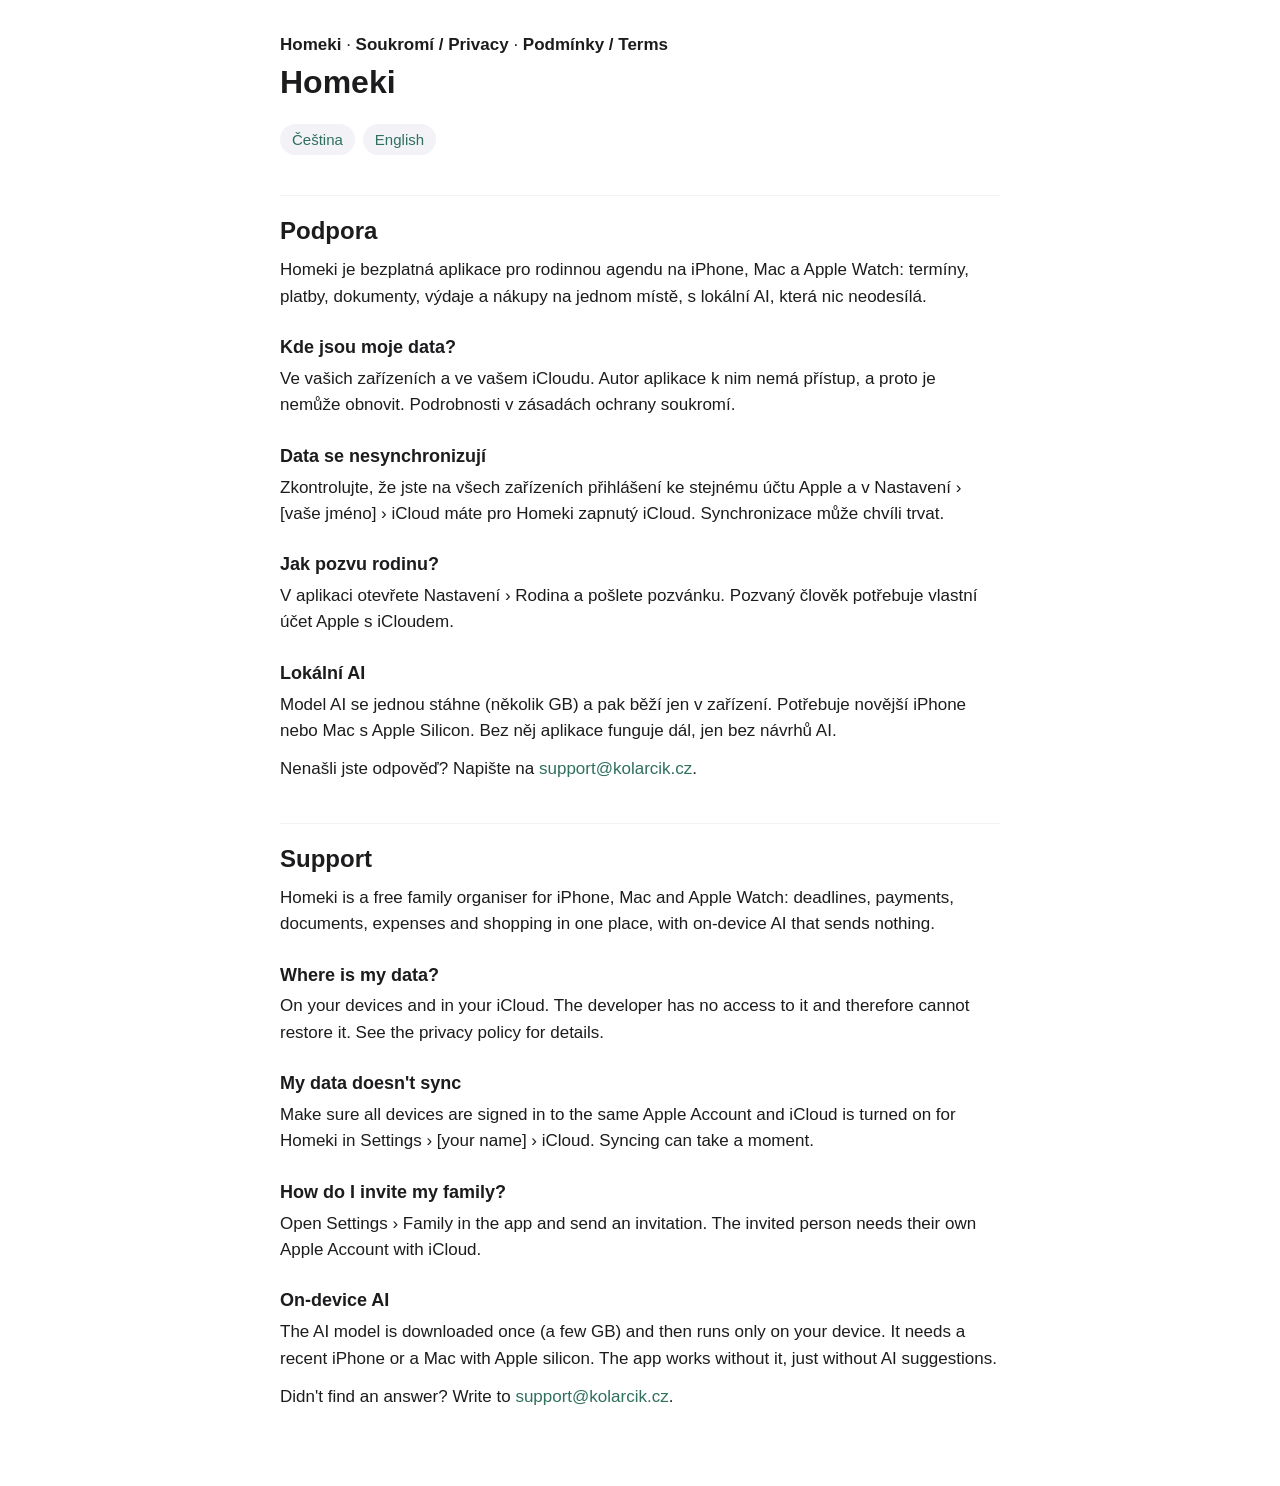
<file: homeki/index.html>
<!doctype html>
<html lang="cs"><head><meta charset="utf-8"><meta name="viewport" content="width=device-width,initial-scale=1">
<title>Podpora / Support – Homeki</title><style>
:root{color-scheme:light dark;--fg:#1c1c1e;--muted:#6e6e73;--bg:#fff;--card:#f2f2f7;--accent:#2f6f5e}
@media(prefers-color-scheme:dark){:root{--fg:#f2f2f7;--muted:#a1a1a6;--bg:#000;--card:#1c1c1e;--accent:#6fc3a8}}
body{font:17px/1.55 -apple-system,BlinkMacSystemFont,"Segoe UI",Roboto,sans-serif;color:var(--fg);background:var(--bg);margin:0}
main{max-width:720px;margin:0 auto;padding:32px 20px 64px}
h1{font-size:32px;margin:0 0 4px}h2{font-size:24px;margin:40px 0 8px;padding-top:16px;border-top:1px solid var(--card)}
h3{font-size:18px;margin:24px 0 4px}p{margin:0 0 12px}.muted{color:var(--muted);font-size:15px}
nav{display:flex;flex-wrap:wrap;gap:8px;margin:16px 0 8px}nav a{background:var(--card);border-radius:999px;padding:4px 12px;font-size:15px}
a{color:var(--accent);text-decoration:none}a:hover{text-decoration:underline}
header a{color:var(--fg);font-weight:600}
</style></head>
<body><main><header><a href="./">Homeki</a> · <a href="privacy.html">Soukromí / Privacy</a> · <a href="terms.html">Podmínky / Terms</a></header>
<h1>Homeki</h1><nav><a href="#cs">Čeština</a><a href="#en">English</a></nav>
<h2 id="cs" lang="cs">Podpora</h2><p>Homeki je bezplatná aplikace pro rodinnou agendu na iPhone, Mac a Apple Watch: termíny, platby, dokumenty, výdaje a nákupy na jednom místě, s lokální AI, která nic neodesílá.</p>
<h3>Kde jsou moje data?</h3><p>Ve vašich zařízeních a ve vašem iCloudu. Autor aplikace k nim nemá přístup, a proto je nemůže obnovit. Podrobnosti v zásadách ochrany soukromí.</p>
<h3>Data se nesynchronizují</h3><p>Zkontrolujte, že jste na všech zařízeních přihlášení ke stejnému účtu Apple a v Nastavení › [vaše jméno] › iCloud máte pro Homeki zapnutý iCloud. Synchronizace může chvíli trvat.</p>
<h3>Jak pozvu rodinu?</h3><p>V aplikaci otevřete Nastavení › Rodina a pošlete pozvánku. Pozvaný člověk potřebuje vlastní účet Apple s iCloudem.</p>
<h3>Lokální AI</h3><p>Model AI se jednou stáhne (několik GB) a pak běží jen v zařízení. Potřebuje novější iPhone nebo Mac s Apple Silicon. Bez něj aplikace funguje dál, jen bez návrhů AI.</p>
<p>Nenašli jste odpověď? Napište na <a href="mailto:support@kolarcik.cz">support@kolarcik.cz</a>.</p>
<h2 id="en" lang="en">Support</h2><p>Homeki is a free family organiser for iPhone, Mac and Apple Watch: deadlines, payments, documents, expenses and shopping in one place, with on-device AI that sends nothing.</p>
<h3>Where is my data?</h3><p>On your devices and in your iCloud. The developer has no access to it and therefore cannot restore it. See the privacy policy for details.</p>
<h3>My data doesn't sync</h3><p>Make sure all devices are signed in to the same Apple Account and iCloud is turned on for Homeki in Settings › [your name] › iCloud. Syncing can take a moment.</p>
<h3>How do I invite my family?</h3><p>Open Settings › Family in the app and send an invitation. The invited person needs their own Apple Account with iCloud.</p>
<h3>On-device AI</h3><p>The AI model is downloaded once (a few GB) and then runs only on your device. It needs a recent iPhone or a Mac with Apple silicon. The app works without it, just without AI suggestions.</p>
<p>Didn't find an answer? Write to <a href="mailto:support@kolarcik.cz">support@kolarcik.cz</a>.</p></main></body></html>
</file>
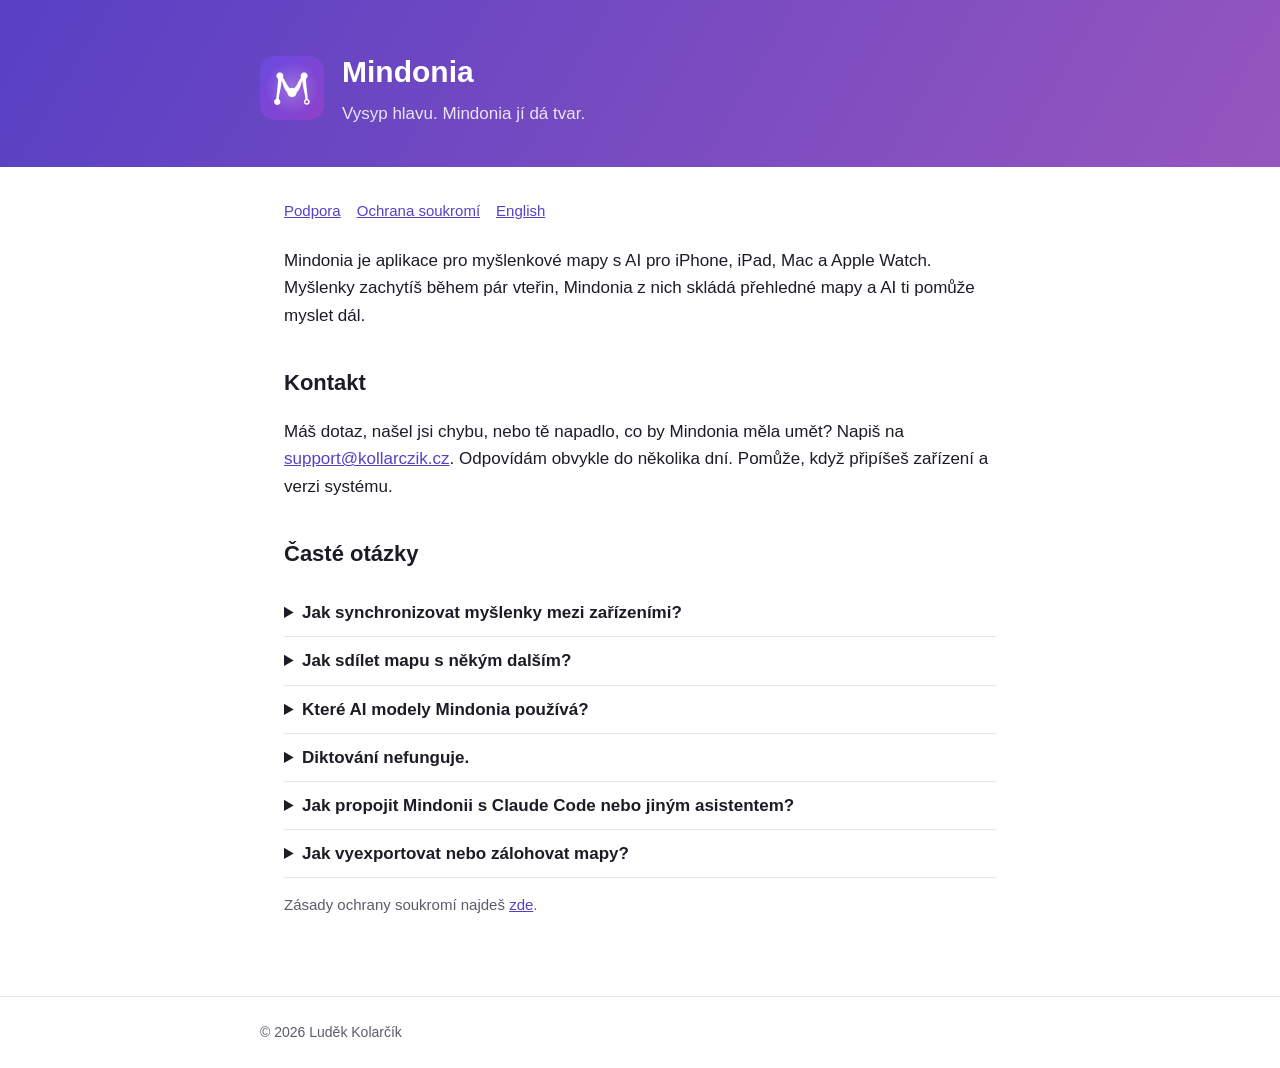
<file: mindonia/index.html>
<!doctype html>
<html lang="cs">
<head>
<meta charset="utf-8">
<meta name="viewport" content="width=device-width, initial-scale=1">
<title>Mindonia – podpora</title>
<link rel="stylesheet" href="style.css">
</head>
<body>
<header><div class="wrap">
  <img src="icon.png" alt="">
  <div><h1>Mindonia</h1><p>Vysyp hlavu. Mindonia jí dá tvar.</p></div>
</div></header>
<main class="wrap">
<nav><a href="index.html">Podpora</a><a href="privacy.html">Ochrana soukromí</a><a href="en/index.html">English</a></nav>

<p>Mindonia je aplikace pro myšlenkové mapy s AI pro iPhone, iPad, Mac a Apple Watch. Myšlenky zachytíš během pár vteřin, Mindonia z nich skládá přehledné mapy a AI ti pomůže myslet dál.</p>

<h2>Kontakt</h2>
<p>Máš dotaz, našel jsi chybu, nebo tě napadlo, co by Mindonia měla umět? Napiš na
<a href="mailto:support@kollarczik.cz?subject=Mindonia">support@kollarczik.cz</a>.
Odpovídám obvykle do několika dní. Pomůže, když připíšeš zařízení a verzi systému.</p>

<h2>Časté otázky</h2>

<details><summary>Jak synchronizovat myšlenky mezi zařízeními?</summary>
<p>Mindonia používá tvůj iCloud. Stačí být na všech zařízeních přihlášený stejným Apple účtem a mít v Nastavení Mindonie zapnutou synchronizaci. Data jdou do tvého soukromého úložiště iCloud, ne na naše servery.</p></details>

<details><summary>Jak sdílet mapu s někým dalším?</summary>
<p>Otevři mapu a klepni na <b>Sdílet mapu</b>. Zadej e‑mail, kterým se druhý člověk přihlašuje do iCloudu, a zvol, jestli smí mapu upravovat. Mindonia připraví e‑mail s odkazem. Druhý člověk potřebuje Mindonii a odkaz otevře na svém zařízení. Sdílení můžeš kdykoli ukončit; kdo mapu jen čte, ji změnit nemůže.</p></details>

<details><summary>Které AI modely Mindonia používá?</summary>
<p>Vybíráš si sám v Nastavení › AI: modely přímo v zařízení (soukromé, fungují i offline), Apple Intelligence, Ollama ve vlastním počítači, nebo libovolný server kompatibilní s OpenAI s vlastním klíčem. AI nic nemění bez tebe – každá změna se nejdřív ukáže jako návrh.</p></details>

<details><summary>Diktování nefunguje.</summary>
<p>Zkontroluj, že má Mindonia povolený mikrofon a rozpoznávání řeči (Nastavení systému › Soukromí a zabezpečení). Řeč se rozpoznává přímo v zařízení.</p></details>

<details><summary>Jak propojit Mindonii s Claude Code nebo jiným asistentem?</summary>
<p>Na Macu otevři Nastavení › MCP, zapni server a zkopíruj připravený příkaz. Server běží jen v tvém Macu a přijímá požadavky jen s tvým tokenem. Asistent může myšlenky přidávat a třídit, mazat jde jen v aplikaci.</p></details>

<details><summary>Jak vyexportovat nebo zálohovat mapy?</summary>
<p>Mapu vyexportuješ do Markdownu, OPML, PDF nebo obrázku přes nabídku sdílení (na Macu Soubor › Exportovat mapu). Se zapnutou synchronizací je knihovna i v tvém iCloudu.</p></details>

<p class="muted">Zásady ochrany soukromí najdeš <a href="privacy.html">zde</a>.</p>
</main>
<footer><div class="wrap">© 2026 Luděk Kolarčík</div></footer>
</body>
</html>
</file>
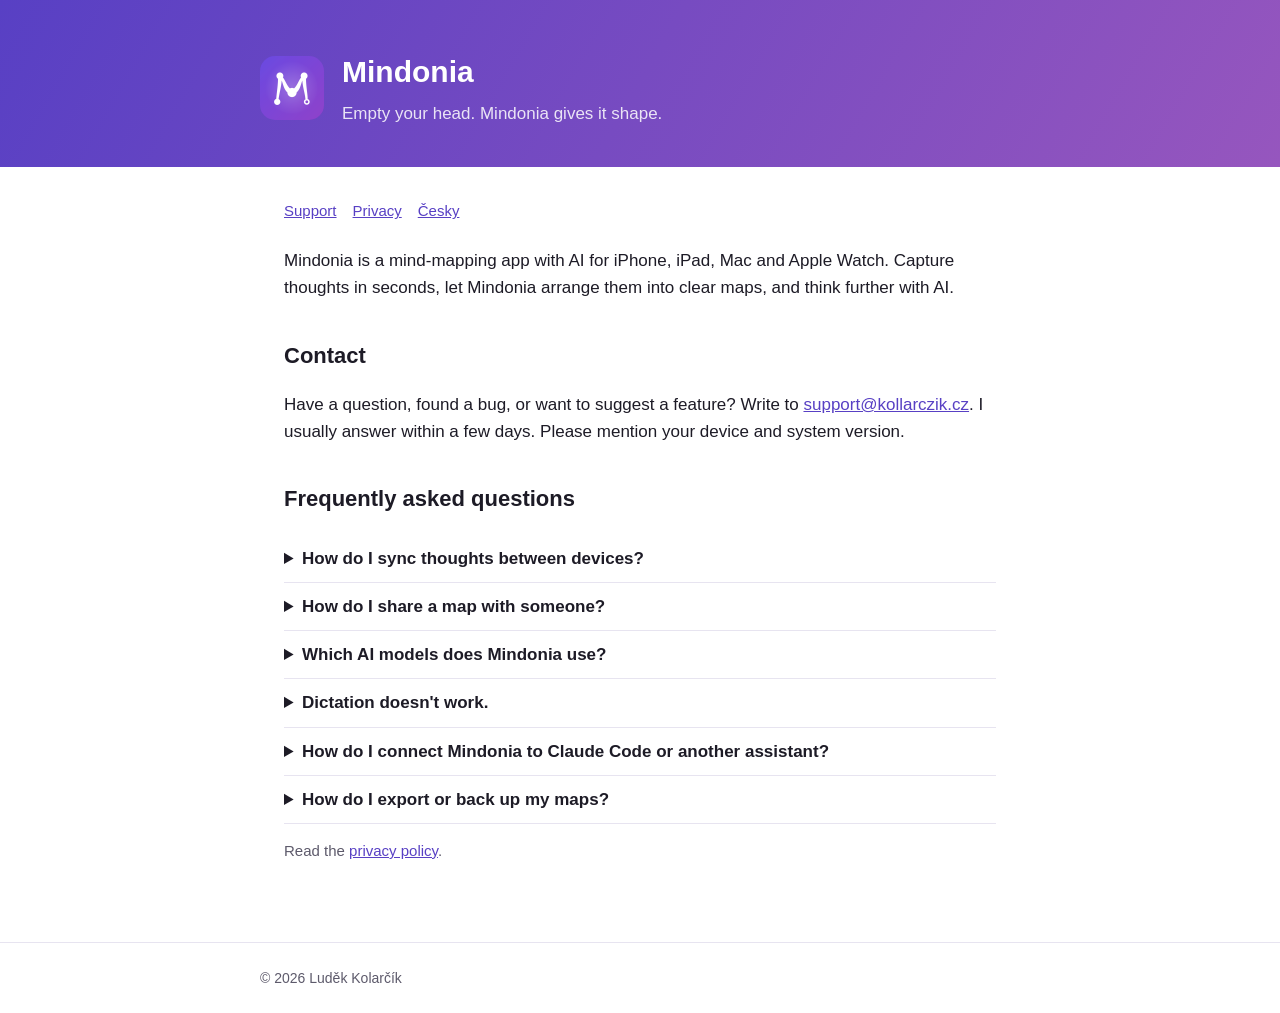
<file: mindonia/en/index.html>
<!doctype html>
<html lang="en">
<head>
<meta charset="utf-8">
<meta name="viewport" content="width=device-width, initial-scale=1">
<title>Mindonia – Support</title>
<link rel="stylesheet" href="../style.css">
</head>
<body>
<header><div class="wrap">
  <img src="../icon.png" alt="">
  <div><h1>Mindonia</h1><p>Empty your head. Mindonia gives it shape.</p></div>
</div></header>
<main class="wrap">
<nav><a href="index.html">Support</a><a href="privacy.html">Privacy</a><a href="../index.html">Česky</a></nav>

<p>Mindonia is a mind-mapping app with AI for iPhone, iPad, Mac and Apple Watch. Capture thoughts in seconds, let Mindonia arrange them into clear maps, and think further with AI.</p>

<h2>Contact</h2>
<p>Have a question, found a bug, or want to suggest a feature? Write to
<a href="mailto:support@kollarczik.cz?subject=Mindonia">support@kollarczik.cz</a>.
I usually answer within a few days. Please mention your device and system version.</p>

<h2>Frequently asked questions</h2>

<details><summary>How do I sync thoughts between devices?</summary>
<p>Mindonia uses your iCloud. Sign in with the same Apple Account on every device and keep sync turned on in Mindonia's Settings. Your data goes to your private iCloud storage, not to our servers.</p></details>

<details><summary>How do I share a map with someone?</summary>
<p>Open the map and choose <b>Share Map</b>. Enter the email of the other person's Apple Account and choose whether they can edit. Mindonia prepares an email with a link; they open it on their device with Mindonia installed. You can stop sharing at any time; people with read-only access can't change the map.</p></details>

<details><summary>Which AI models does Mindonia use?</summary>
<p>You choose in Settings › AI: on-device models (private, work offline), Apple Intelligence, Ollama on your own computer, or any OpenAI-compatible server with your own key. AI never changes anything without you – every change is shown as a preview first.</p></details>

<details><summary>Dictation doesn't work.</summary>
<p>Check that Mindonia may use the microphone and speech recognition (System Settings › Privacy &amp; Security). Speech is recognized on your device.</p></details>

<details><summary>How do I connect Mindonia to Claude Code or another assistant?</summary>
<p>On Mac, open Settings › MCP, turn the server on and copy the prepared command. The server runs only on your Mac and accepts requests only with your token. The assistant can add and sort thoughts; deleting is only possible in the app.</p></details>

<details><summary>How do I export or back up my maps?</summary>
<p>Export a map to Markdown, OPML, PDF or an image from the share menu (on Mac, File › Export Map). With sync on, your library is also in your iCloud.</p></details>

<p class="muted">Read the <a href="privacy.html">privacy policy</a>.</p>
</main>
<footer><div class="wrap">© 2026 Luděk Kolarčík</div></footer>
</body>
</html>
</file>
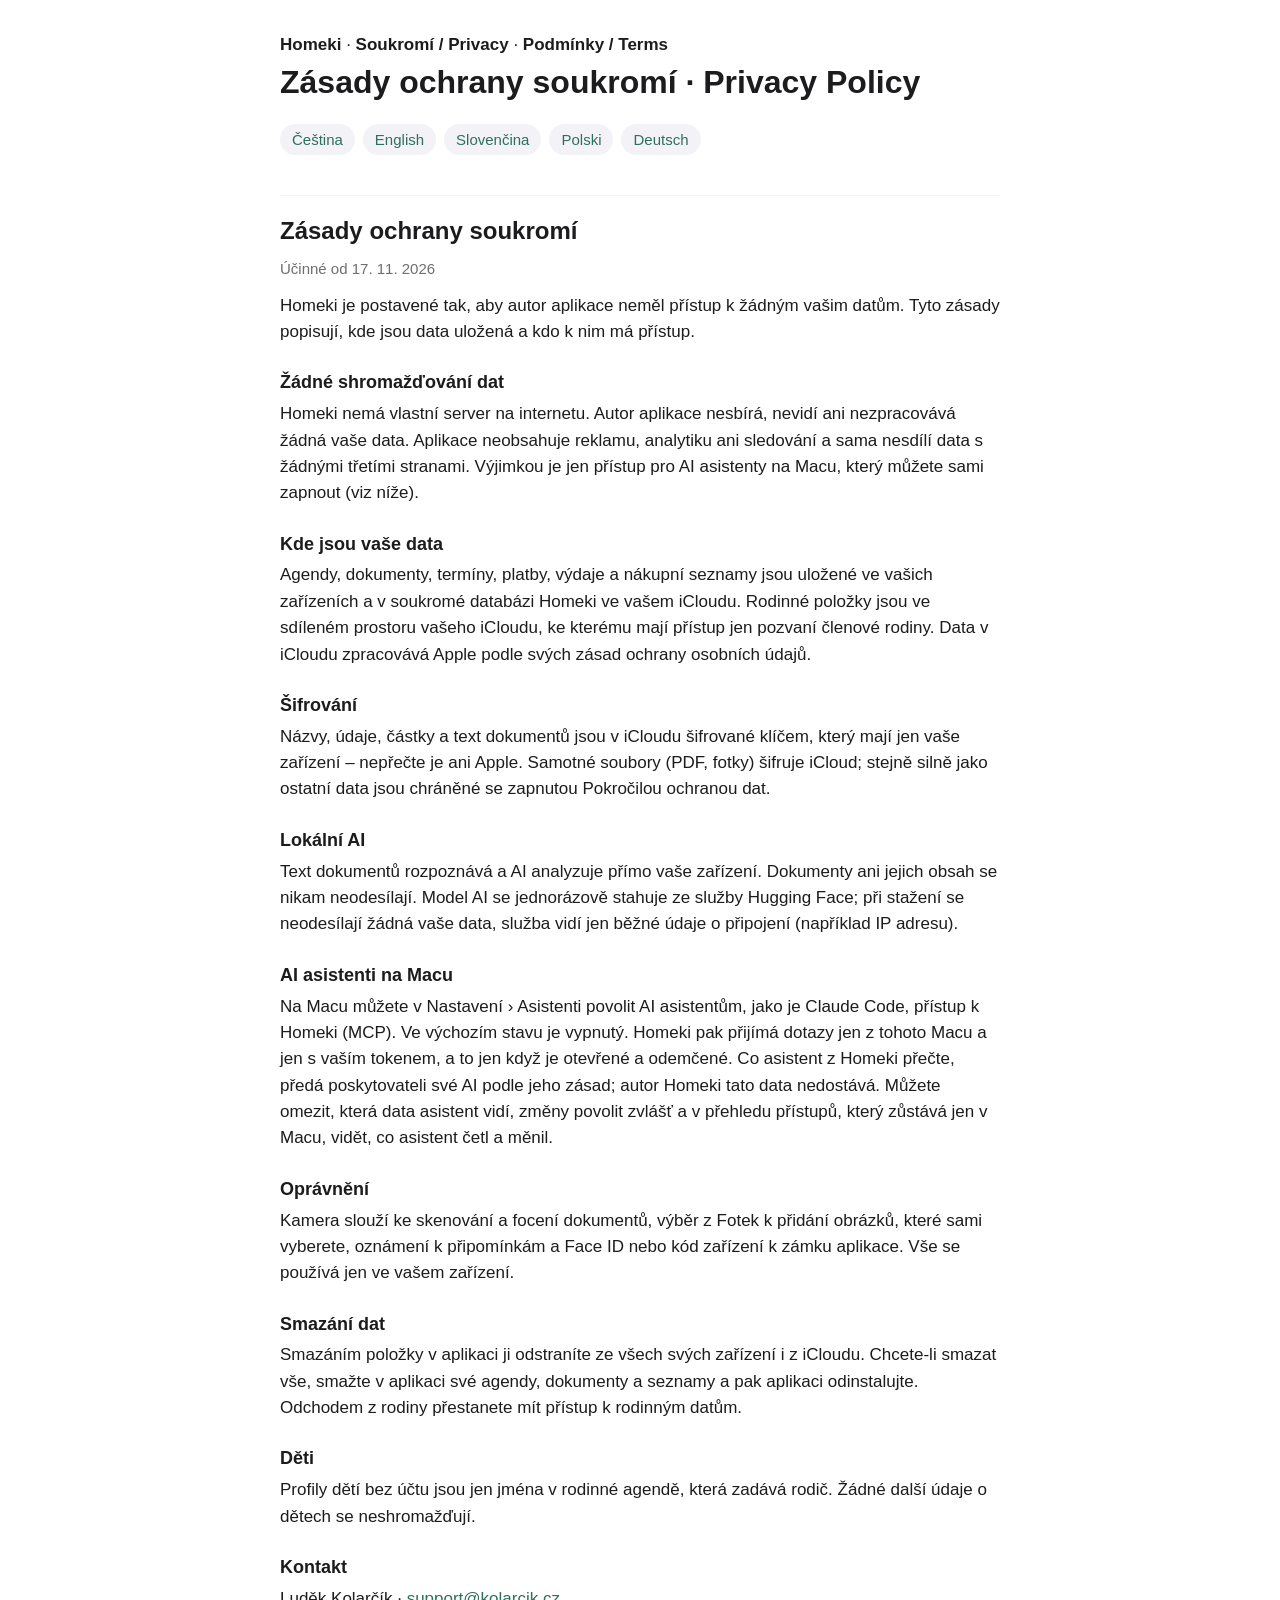
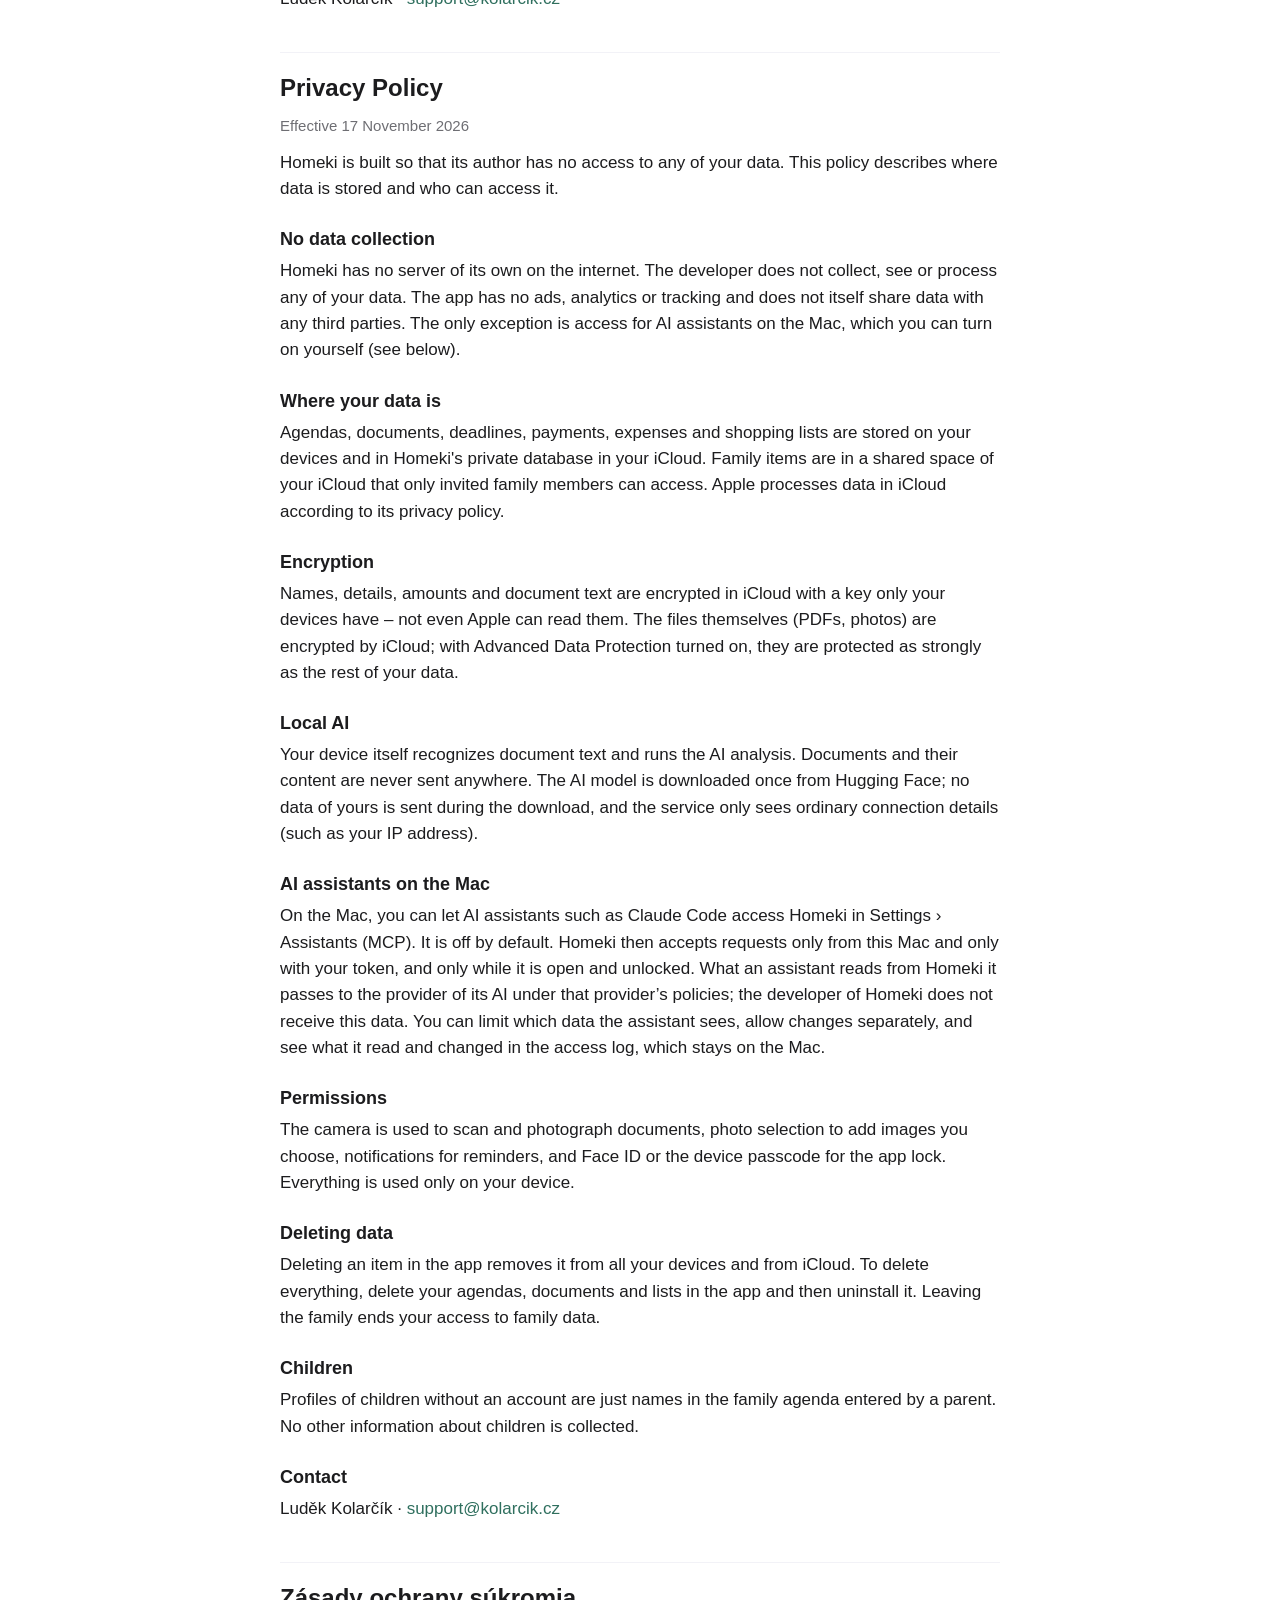
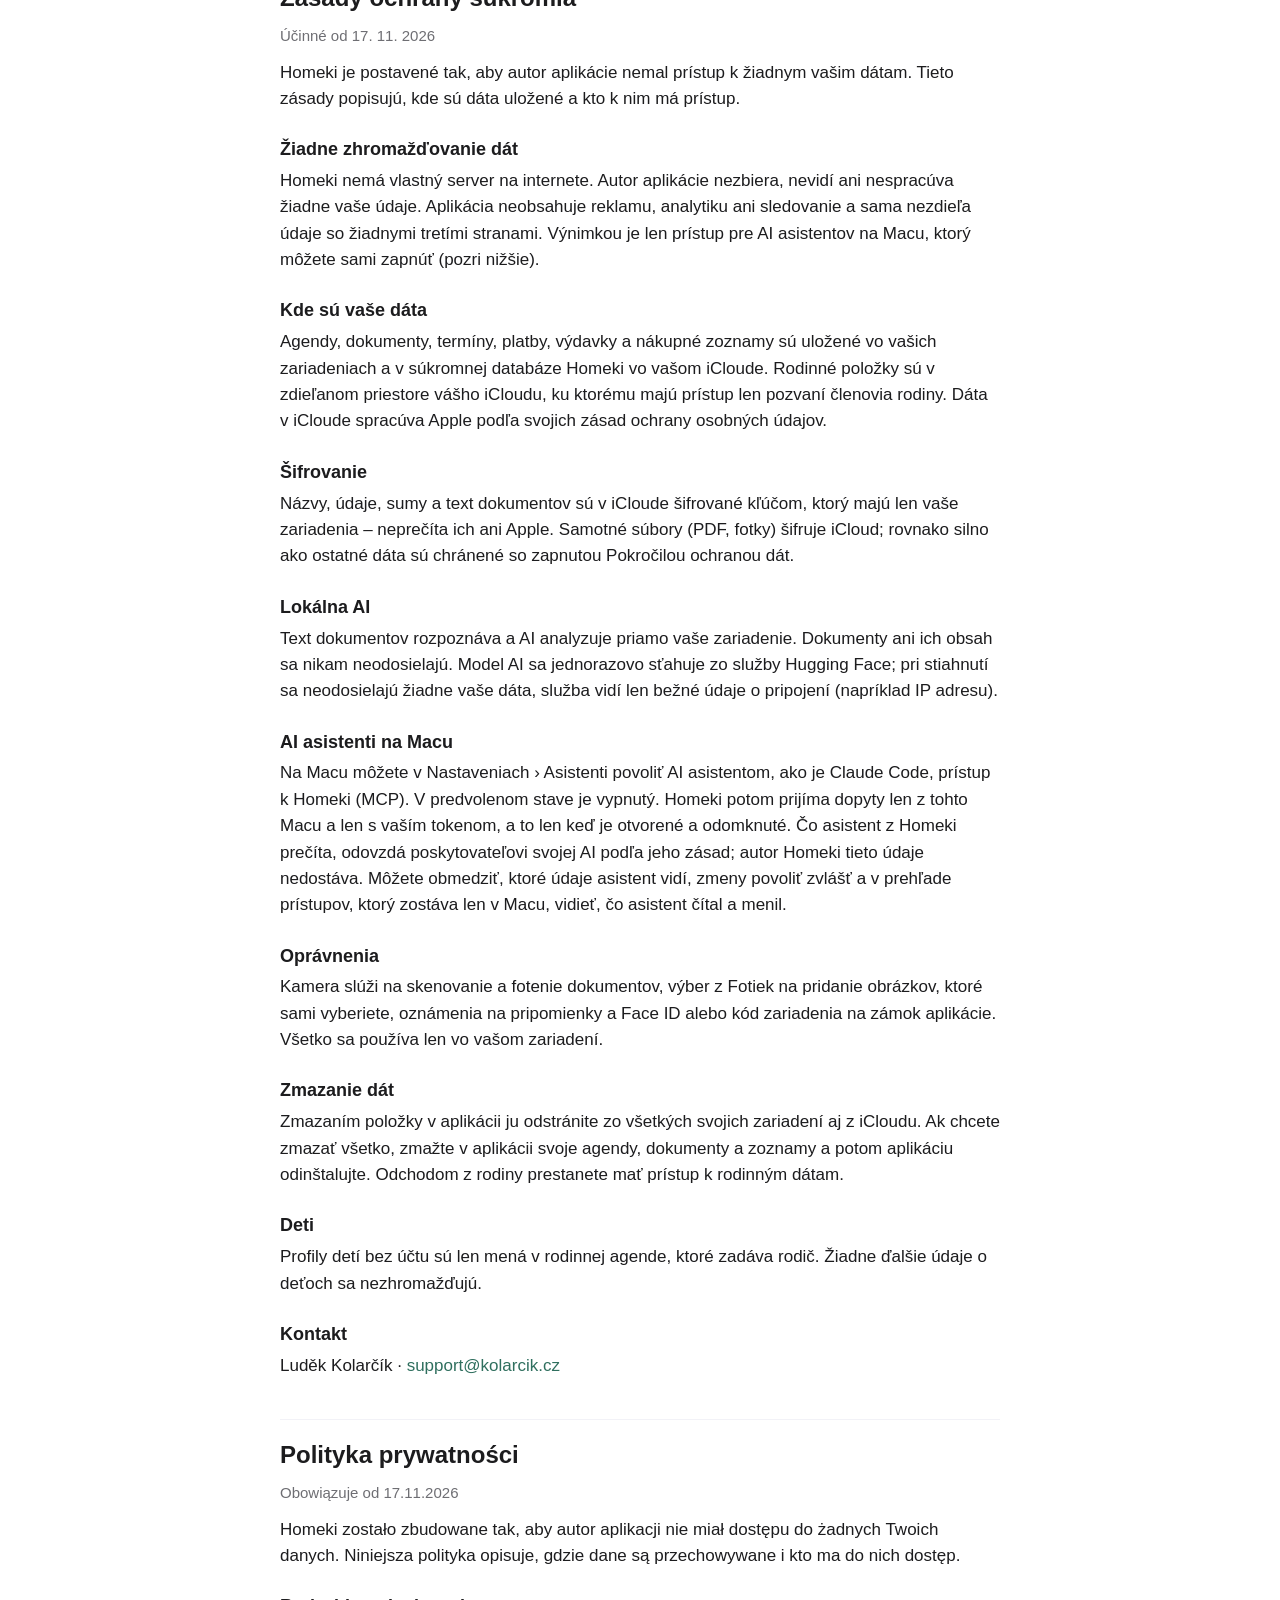
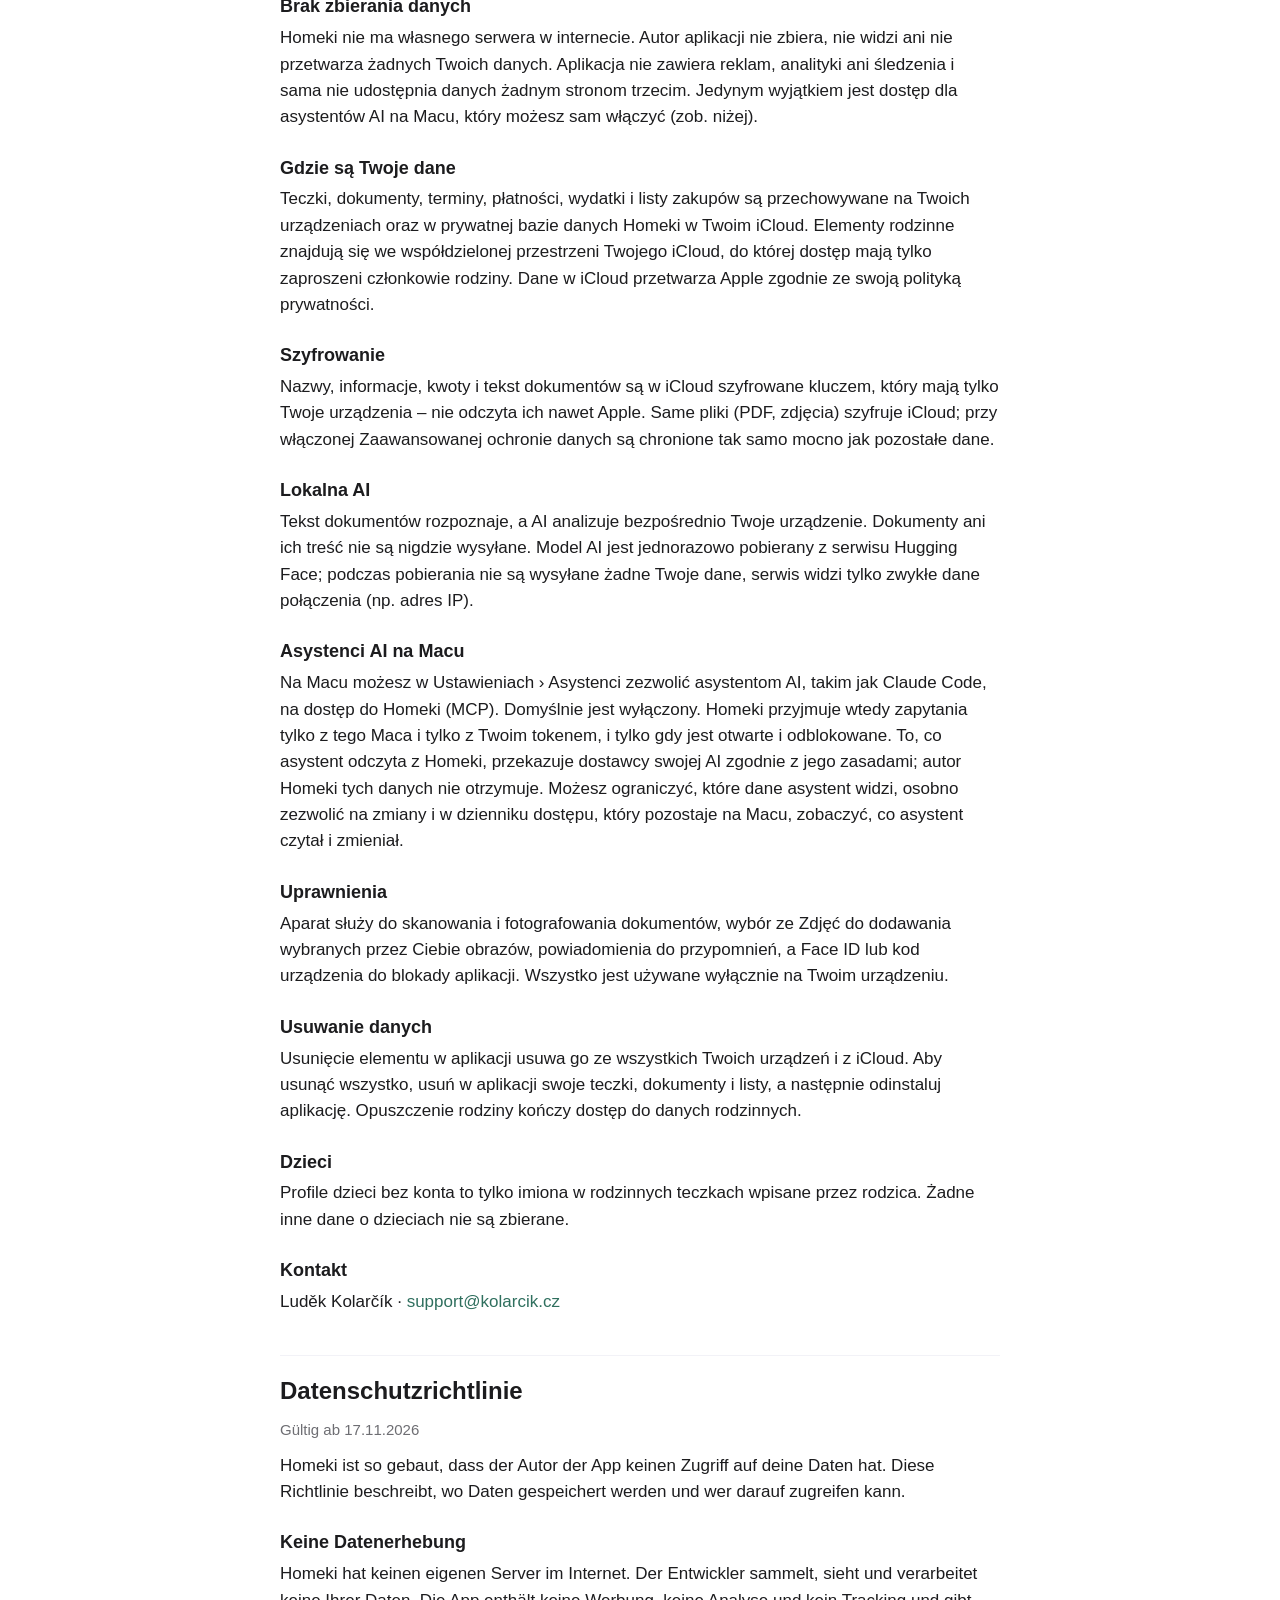
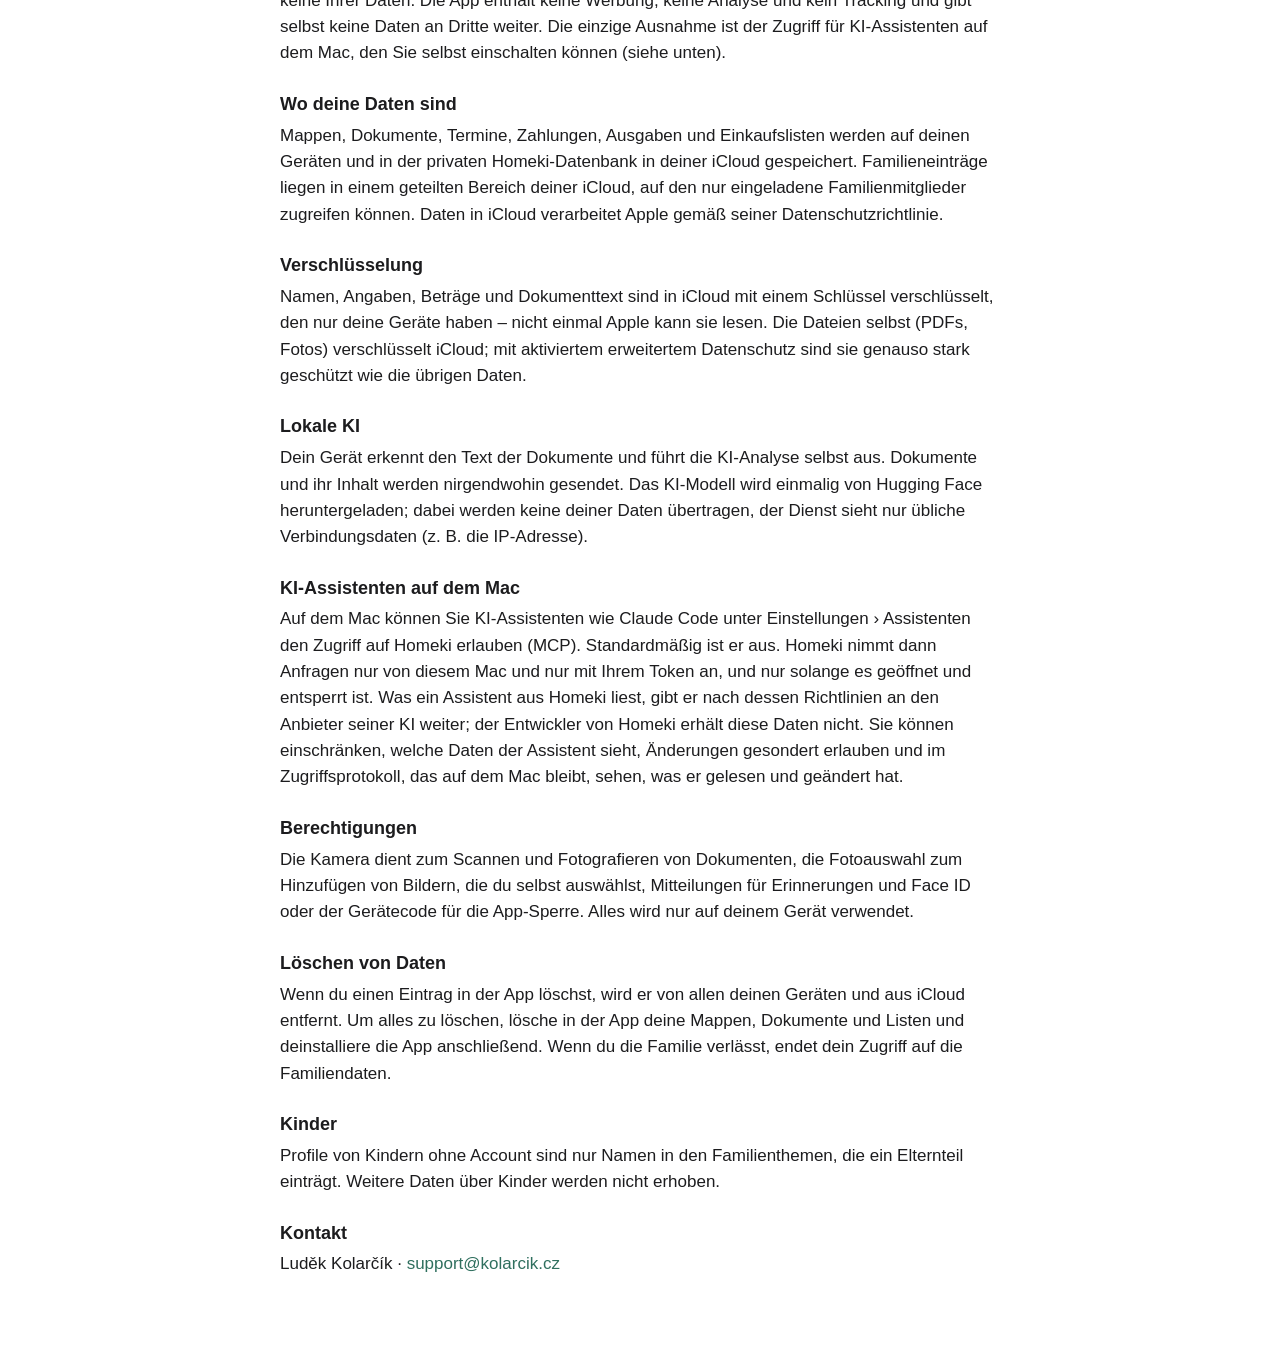
<file: homeki/privacy.html>
<!doctype html>
<html lang="cs"><head><meta charset="utf-8"><meta name="viewport" content="width=device-width,initial-scale=1">
<title>Zásady ochrany soukromí – Homeki</title><style>
:root{color-scheme:light dark;--fg:#1c1c1e;--muted:#6e6e73;--bg:#fff;--card:#f2f2f7;--accent:#2f6f5e}
@media(prefers-color-scheme:dark){:root{--fg:#f2f2f7;--muted:#a1a1a6;--bg:#000;--card:#1c1c1e;--accent:#6fc3a8}}
body{font:17px/1.55 -apple-system,BlinkMacSystemFont,"Segoe UI",Roboto,sans-serif;color:var(--fg);background:var(--bg);margin:0}
main{max-width:720px;margin:0 auto;padding:32px 20px 64px}
h1{font-size:32px;margin:0 0 4px}h2{font-size:24px;margin:40px 0 8px;padding-top:16px;border-top:1px solid var(--card)}
h3{font-size:18px;margin:24px 0 4px}p{margin:0 0 12px}.muted{color:var(--muted);font-size:15px}
nav{display:flex;flex-wrap:wrap;gap:8px;margin:16px 0 8px}nav a{background:var(--card);border-radius:999px;padding:4px 12px;font-size:15px}
a{color:var(--accent);text-decoration:none}a:hover{text-decoration:underline}
header a{color:var(--fg);font-weight:600}
</style></head>
<body><main><header><a href="./">Homeki</a> · <a href="privacy.html">Soukromí / Privacy</a> · <a href="terms.html">Podmínky / Terms</a></header>
<h1>Zásady ochrany soukromí · Privacy Policy</h1>
<nav><a href="#cs">Čeština</a><a href="#en">English</a><a href="#sk">Slovenčina</a><a href="#pl">Polski</a><a href="#de">Deutsch</a></nav>
<h2 id="cs" lang="cs">Zásady ochrany soukromí</h2><p class="muted">Účinné od 17. 11. 2026</p>
<p>Homeki je postavené tak, aby autor aplikace neměl přístup k žádným vašim datům. Tyto zásady popisují, kde jsou data uložená a kdo k nim má přístup.</p>
<h3>Žádné shromažďování dat</h3><p>Homeki nemá vlastní server na internetu. Autor aplikace nesbírá, nevidí ani nezpracovává žádná vaše data. Aplikace neobsahuje reklamu, analytiku ani sledování a sama nesdílí data s žádnými třetími stranami. Výjimkou je jen přístup pro AI asistenty na Macu, který můžete sami zapnout (viz níže).</p>
<h3>Kde jsou vaše data</h3><p>Agendy, dokumenty, termíny, platby, výdaje a nákupní seznamy jsou uložené ve vašich zařízeních a v soukromé databázi Homeki ve vašem iCloudu. Rodinné položky jsou ve sdíleném prostoru vašeho iCloudu, ke kterému mají přístup jen pozvaní členové rodiny. Data v iCloudu zpracovává Apple podle svých zásad ochrany osobních údajů.</p>
<h3>Šifrování</h3><p>Názvy, údaje, částky a text dokumentů jsou v iCloudu šifrované klíčem, který mají jen vaše zařízení – nepřečte je ani Apple. Samotné soubory (PDF, fotky) šifruje iCloud; stejně silně jako ostatní data jsou chráněné se zapnutou Pokročilou ochranou dat.</p>
<h3>Lokální AI</h3><p>Text dokumentů rozpoznává a AI analyzuje přímo vaše zařízení. Dokumenty ani jejich obsah se nikam neodesílají. Model AI se jednorázově stahuje ze služby Hugging Face; při stažení se neodesílají žádná vaše data, služba vidí jen běžné údaje o připojení (například IP adresu).</p>
<h3>AI asistenti na Macu</h3><p>Na Macu můžete v Nastavení › Asistenti povolit AI asistentům, jako je Claude Code, přístup k Homeki (MCP). Ve výchozím stavu je vypnutý. Homeki pak přijímá dotazy jen z tohoto Macu a jen s vaším tokenem, a to jen když je otevřené a odemčené. Co asistent z Homeki přečte, předá poskytovateli své AI podle jeho zásad; autor Homeki tato data nedostává. Můžete omezit, která data asistent vidí, změny povolit zvlášť a v přehledu přístupů, který zůstává jen v Macu, vidět, co asistent četl a měnil.</p>
<h3>Oprávnění</h3><p>Kamera slouží ke skenování a focení dokumentů, výběr z Fotek k přidání obrázků, které sami vyberete, oznámení k připomínkám a Face ID nebo kód zařízení k zámku aplikace. Vše se používá jen ve vašem zařízení.</p>
<h3>Smazání dat</h3><p>Smazáním položky v aplikaci ji odstraníte ze všech svých zařízení i z iCloudu. Chcete-li smazat vše, smažte v aplikaci své agendy, dokumenty a seznamy a pak aplikaci odinstalujte. Odchodem z rodiny přestanete mít přístup k rodinným datům.</p>
<h3>Děti</h3><p>Profily dětí bez účtu jsou jen jména v rodinné agendě, která zadává rodič. Žádné další údaje o dětech se neshromažďují.</p>
<h3>Kontakt</h3><p>Luděk Kolarčík · <a href="mailto:support@kolarcik.cz">support@kolarcik.cz</a></p>
<h2 id="en" lang="en">Privacy Policy</h2><p class="muted">Effective 17 November 2026</p>
<p>Homeki is built so that its author has no access to any of your data. This policy describes where data is stored and who can access it.</p>
<h3>No data collection</h3><p>Homeki has no server of its own on the internet. The developer does not collect, see or process any of your data. The app has no ads, analytics or tracking and does not itself share data with any third parties. The only exception is access for AI assistants on the Mac, which you can turn on yourself (see below).</p>
<h3>Where your data is</h3><p>Agendas, documents, deadlines, payments, expenses and shopping lists are stored on your devices and in Homeki&#x27;s private database in your iCloud. Family items are in a shared space of your iCloud that only invited family members can access. Apple processes data in iCloud according to its privacy policy.</p>
<h3>Encryption</h3><p>Names, details, amounts and document text are encrypted in iCloud with a key only your devices have – not even Apple can read them. The files themselves (PDFs, photos) are encrypted by iCloud; with Advanced Data Protection turned on, they are protected as strongly as the rest of your data.</p>
<h3>Local AI</h3><p>Your device itself recognizes document text and runs the AI analysis. Documents and their content are never sent anywhere. The AI model is downloaded once from Hugging Face; no data of yours is sent during the download, and the service only sees ordinary connection details (such as your IP address).</p>
<h3>AI assistants on the Mac</h3><p>On the Mac, you can let AI assistants such as Claude Code access Homeki in Settings › Assistants (MCP). It is off by default. Homeki then accepts requests only from this Mac and only with your token, and only while it is open and unlocked. What an assistant reads from Homeki it passes to the provider of its AI under that provider’s policies; the developer of Homeki does not receive this data. You can limit which data the assistant sees, allow changes separately, and see what it read and changed in the access log, which stays on the Mac.</p>
<h3>Permissions</h3><p>The camera is used to scan and photograph documents, photo selection to add images you choose, notifications for reminders, and Face ID or the device passcode for the app lock. Everything is used only on your device.</p>
<h3>Deleting data</h3><p>Deleting an item in the app removes it from all your devices and from iCloud. To delete everything, delete your agendas, documents and lists in the app and then uninstall it. Leaving the family ends your access to family data.</p>
<h3>Children</h3><p>Profiles of children without an account are just names in the family agenda entered by a parent. No other information about children is collected.</p>
<h3>Contact</h3><p>Luděk Kolarčík · <a href="mailto:support@kolarcik.cz">support@kolarcik.cz</a></p>
<h2 id="sk" lang="sk">Zásady ochrany súkromia</h2><p class="muted">Účinné od 17. 11. 2026</p>
<p>Homeki je postavené tak, aby autor aplikácie nemal prístup k žiadnym vašim dátam. Tieto zásady popisujú, kde sú dáta uložené a kto k nim má prístup.</p>
<h3>Žiadne zhromažďovanie dát</h3><p>Homeki nemá vlastný server na internete. Autor aplikácie nezbiera, nevidí ani nespracúva žiadne vaše údaje. Aplikácia neobsahuje reklamu, analytiku ani sledovanie a sama nezdieľa údaje so žiadnymi tretími stranami. Výnimkou je len prístup pre AI asistentov na Macu, ktorý môžete sami zapnúť (pozri nižšie).</p>
<h3>Kde sú vaše dáta</h3><p>Agendy, dokumenty, termíny, platby, výdavky a nákupné zoznamy sú uložené vo vašich zariadeniach a v súkromnej databáze Homeki vo vašom iCloude. Rodinné položky sú v zdieľanom priestore vášho iCloudu, ku ktorému majú prístup len pozvaní členovia rodiny. Dáta v iCloude spracúva Apple podľa svojich zásad ochrany osobných údajov.</p>
<h3>Šifrovanie</h3><p>Názvy, údaje, sumy a text dokumentov sú v iCloude šifrované kľúčom, ktorý majú len vaše zariadenia – neprečíta ich ani Apple. Samotné súbory (PDF, fotky) šifruje iCloud; rovnako silno ako ostatné dáta sú chránené so zapnutou Pokročilou ochranou dát.</p>
<h3>Lokálna AI</h3><p>Text dokumentov rozpoznáva a AI analyzuje priamo vaše zariadenie. Dokumenty ani ich obsah sa nikam neodosielajú. Model AI sa jednorazovo sťahuje zo služby Hugging Face; pri stiahnutí sa neodosielajú žiadne vaše dáta, služba vidí len bežné údaje o pripojení (napríklad IP adresu).</p>
<h3>AI asistenti na Macu</h3><p>Na Macu môžete v Nastaveniach › Asistenti povoliť AI asistentom, ako je Claude Code, prístup k Homeki (MCP). V predvolenom stave je vypnutý. Homeki potom prijíma dopyty len z tohto Macu a len s vaším tokenom, a to len keď je otvorené a odomknuté. Čo asistent z Homeki prečíta, odovzdá poskytovateľovi svojej AI podľa jeho zásad; autor Homeki tieto údaje nedostáva. Môžete obmedziť, ktoré údaje asistent vidí, zmeny povoliť zvlášť a v prehľade prístupov, ktorý zostáva len v Macu, vidieť, čo asistent čítal a menil.</p>
<h3>Oprávnenia</h3><p>Kamera slúži na skenovanie a fotenie dokumentov, výber z Fotiek na pridanie obrázkov, ktoré sami vyberiete, oznámenia na pripomienky a Face ID alebo kód zariadenia na zámok aplikácie. Všetko sa používa len vo vašom zariadení.</p>
<h3>Zmazanie dát</h3><p>Zmazaním položky v aplikácii ju odstránite zo všetkých svojich zariadení aj z iCloudu. Ak chcete zmazať všetko, zmažte v aplikácii svoje agendy, dokumenty a zoznamy a potom aplikáciu odinštalujte. Odchodom z rodiny prestanete mať prístup k rodinným dátam.</p>
<h3>Deti</h3><p>Profily detí bez účtu sú len mená v rodinnej agende, ktoré zadáva rodič. Žiadne ďalšie údaje o deťoch sa nezhromažďujú.</p>
<h3>Kontakt</h3><p>Luděk Kolarčík · <a href="mailto:support@kolarcik.cz">support@kolarcik.cz</a></p>
<h2 id="pl" lang="pl">Polityka prywatności</h2><p class="muted">Obowiązuje od 17.11.2026</p>
<p>Homeki zostało zbudowane tak, aby autor aplikacji nie miał dostępu do żadnych Twoich danych. Niniejsza polityka opisuje, gdzie dane są przechowywane i kto ma do nich dostęp.</p>
<h3>Brak zbierania danych</h3><p>Homeki nie ma własnego serwera w internecie. Autor aplikacji nie zbiera, nie widzi ani nie przetwarza żadnych Twoich danych. Aplikacja nie zawiera reklam, analityki ani śledzenia i sama nie udostępnia danych żadnym stronom trzecim. Jedynym wyjątkiem jest dostęp dla asystentów AI na Macu, który możesz sam włączyć (zob. niżej).</p>
<h3>Gdzie są Twoje dane</h3><p>Teczki, dokumenty, terminy, płatności, wydatki i listy zakupów są przechowywane na Twoich urządzeniach oraz w prywatnej bazie danych Homeki w Twoim iCloud. Elementy rodzinne znajdują się we współdzielonej przestrzeni Twojego iCloud, do której dostęp mają tylko zaproszeni członkowie rodziny. Dane w iCloud przetwarza Apple zgodnie ze swoją polityką prywatności.</p>
<h3>Szyfrowanie</h3><p>Nazwy, informacje, kwoty i tekst dokumentów są w iCloud szyfrowane kluczem, który mają tylko Twoje urządzenia – nie odczyta ich nawet Apple. Same pliki (PDF, zdjęcia) szyfruje iCloud; przy włączonej Zaawansowanej ochronie danych są chronione tak samo mocno jak pozostałe dane.</p>
<h3>Lokalna AI</h3><p>Tekst dokumentów rozpoznaje, a AI analizuje bezpośrednio Twoje urządzenie. Dokumenty ani ich treść nie są nigdzie wysyłane. Model AI jest jednorazowo pobierany z serwisu Hugging Face; podczas pobierania nie są wysyłane żadne Twoje dane, serwis widzi tylko zwykłe dane połączenia (np. adres IP).</p>
<h3>Asystenci AI na Macu</h3><p>Na Macu możesz w Ustawieniach › Asystenci zezwolić asystentom AI, takim jak Claude Code, na dostęp do Homeki (MCP). Domyślnie jest wyłączony. Homeki przyjmuje wtedy zapytania tylko z tego Maca i tylko z Twoim tokenem, i tylko gdy jest otwarte i odblokowane. To, co asystent odczyta z Homeki, przekazuje dostawcy swojej AI zgodnie z jego zasadami; autor Homeki tych danych nie otrzymuje. Możesz ograniczyć, które dane asystent widzi, osobno zezwolić na zmiany i w dzienniku dostępu, który pozostaje na Macu, zobaczyć, co asystent czytał i zmieniał.</p>
<h3>Uprawnienia</h3><p>Aparat służy do skanowania i fotografowania dokumentów, wybór ze Zdjęć do dodawania wybranych przez Ciebie obrazów, powiadomienia do przypomnień, a Face ID lub kod urządzenia do blokady aplikacji. Wszystko jest używane wyłącznie na Twoim urządzeniu.</p>
<h3>Usuwanie danych</h3><p>Usunięcie elementu w aplikacji usuwa go ze wszystkich Twoich urządzeń i z iCloud. Aby usunąć wszystko, usuń w aplikacji swoje teczki, dokumenty i listy, a następnie odinstaluj aplikację. Opuszczenie rodziny kończy dostęp do danych rodzinnych.</p>
<h3>Dzieci</h3><p>Profile dzieci bez konta to tylko imiona w rodzinnych teczkach wpisane przez rodzica. Żadne inne dane o dzieciach nie są zbierane.</p>
<h3>Kontakt</h3><p>Luděk Kolarčík · <a href="mailto:support@kolarcik.cz">support@kolarcik.cz</a></p>
<h2 id="de" lang="de">Datenschutzrichtlinie</h2><p class="muted">Gültig ab 17.11.2026</p>
<p>Homeki ist so gebaut, dass der Autor der App keinen Zugriff auf deine Daten hat. Diese Richtlinie beschreibt, wo Daten gespeichert werden und wer darauf zugreifen kann.</p>
<h3>Keine Datenerhebung</h3><p>Homeki hat keinen eigenen Server im Internet. Der Entwickler sammelt, sieht und verarbeitet keine Ihrer Daten. Die App enthält keine Werbung, keine Analyse und kein Tracking und gibt selbst keine Daten an Dritte weiter. Die einzige Ausnahme ist der Zugriff für KI-Assistenten auf dem Mac, den Sie selbst einschalten können (siehe unten).</p>
<h3>Wo deine Daten sind</h3><p>Mappen, Dokumente, Termine, Zahlungen, Ausgaben und Einkaufslisten werden auf deinen Geräten und in der privaten Homeki-Datenbank in deiner iCloud gespeichert. Familieneinträge liegen in einem geteilten Bereich deiner iCloud, auf den nur eingeladene Familienmitglieder zugreifen können. Daten in iCloud verarbeitet Apple gemäß seiner Datenschutzrichtlinie.</p>
<h3>Verschlüsselung</h3><p>Namen, Angaben, Beträge und Dokumenttext sind in iCloud mit einem Schlüssel verschlüsselt, den nur deine Geräte haben – nicht einmal Apple kann sie lesen. Die Dateien selbst (PDFs, Fotos) verschlüsselt iCloud; mit aktiviertem erweitertem Datenschutz sind sie genauso stark geschützt wie die übrigen Daten.</p>
<h3>Lokale KI</h3><p>Dein Gerät erkennt den Text der Dokumente und führt die KI-Analyse selbst aus. Dokumente und ihr Inhalt werden nirgendwohin gesendet. Das KI-Modell wird einmalig von Hugging Face heruntergeladen; dabei werden keine deiner Daten übertragen, der Dienst sieht nur übliche Verbindungsdaten (z. B. die IP-Adresse).</p>
<h3>KI-Assistenten auf dem Mac</h3><p>Auf dem Mac können Sie KI-Assistenten wie Claude Code unter Einstellungen › Assistenten den Zugriff auf Homeki erlauben (MCP). Standardmäßig ist er aus. Homeki nimmt dann Anfragen nur von diesem Mac und nur mit Ihrem Token an, und nur solange es geöffnet und entsperrt ist. Was ein Assistent aus Homeki liest, gibt er nach dessen Richtlinien an den Anbieter seiner KI weiter; der Entwickler von Homeki erhält diese Daten nicht. Sie können einschränken, welche Daten der Assistent sieht, Änderungen gesondert erlauben und im Zugriffsprotokoll, das auf dem Mac bleibt, sehen, was er gelesen und geändert hat.</p>
<h3>Berechtigungen</h3><p>Die Kamera dient zum Scannen und Fotografieren von Dokumenten, die Fotoauswahl zum Hinzufügen von Bildern, die du selbst auswählst, Mitteilungen für Erinnerungen und Face ID oder der Gerätecode für die App-Sperre. Alles wird nur auf deinem Gerät verwendet.</p>
<h3>Löschen von Daten</h3><p>Wenn du einen Eintrag in der App löschst, wird er von allen deinen Geräten und aus iCloud entfernt. Um alles zu löschen, lösche in der App deine Mappen, Dokumente und Listen und deinstalliere die App anschließend. Wenn du die Familie verlässt, endet dein Zugriff auf die Familiendaten.</p>
<h3>Kinder</h3><p>Profile von Kindern ohne Account sind nur Namen in den Familienthemen, die ein Elternteil einträgt. Weitere Daten über Kinder werden nicht erhoben.</p>
<h3>Kontakt</h3><p>Luděk Kolarčík · <a href="mailto:support@kolarcik.cz">support@kolarcik.cz</a></p></main></body></html>
</file>
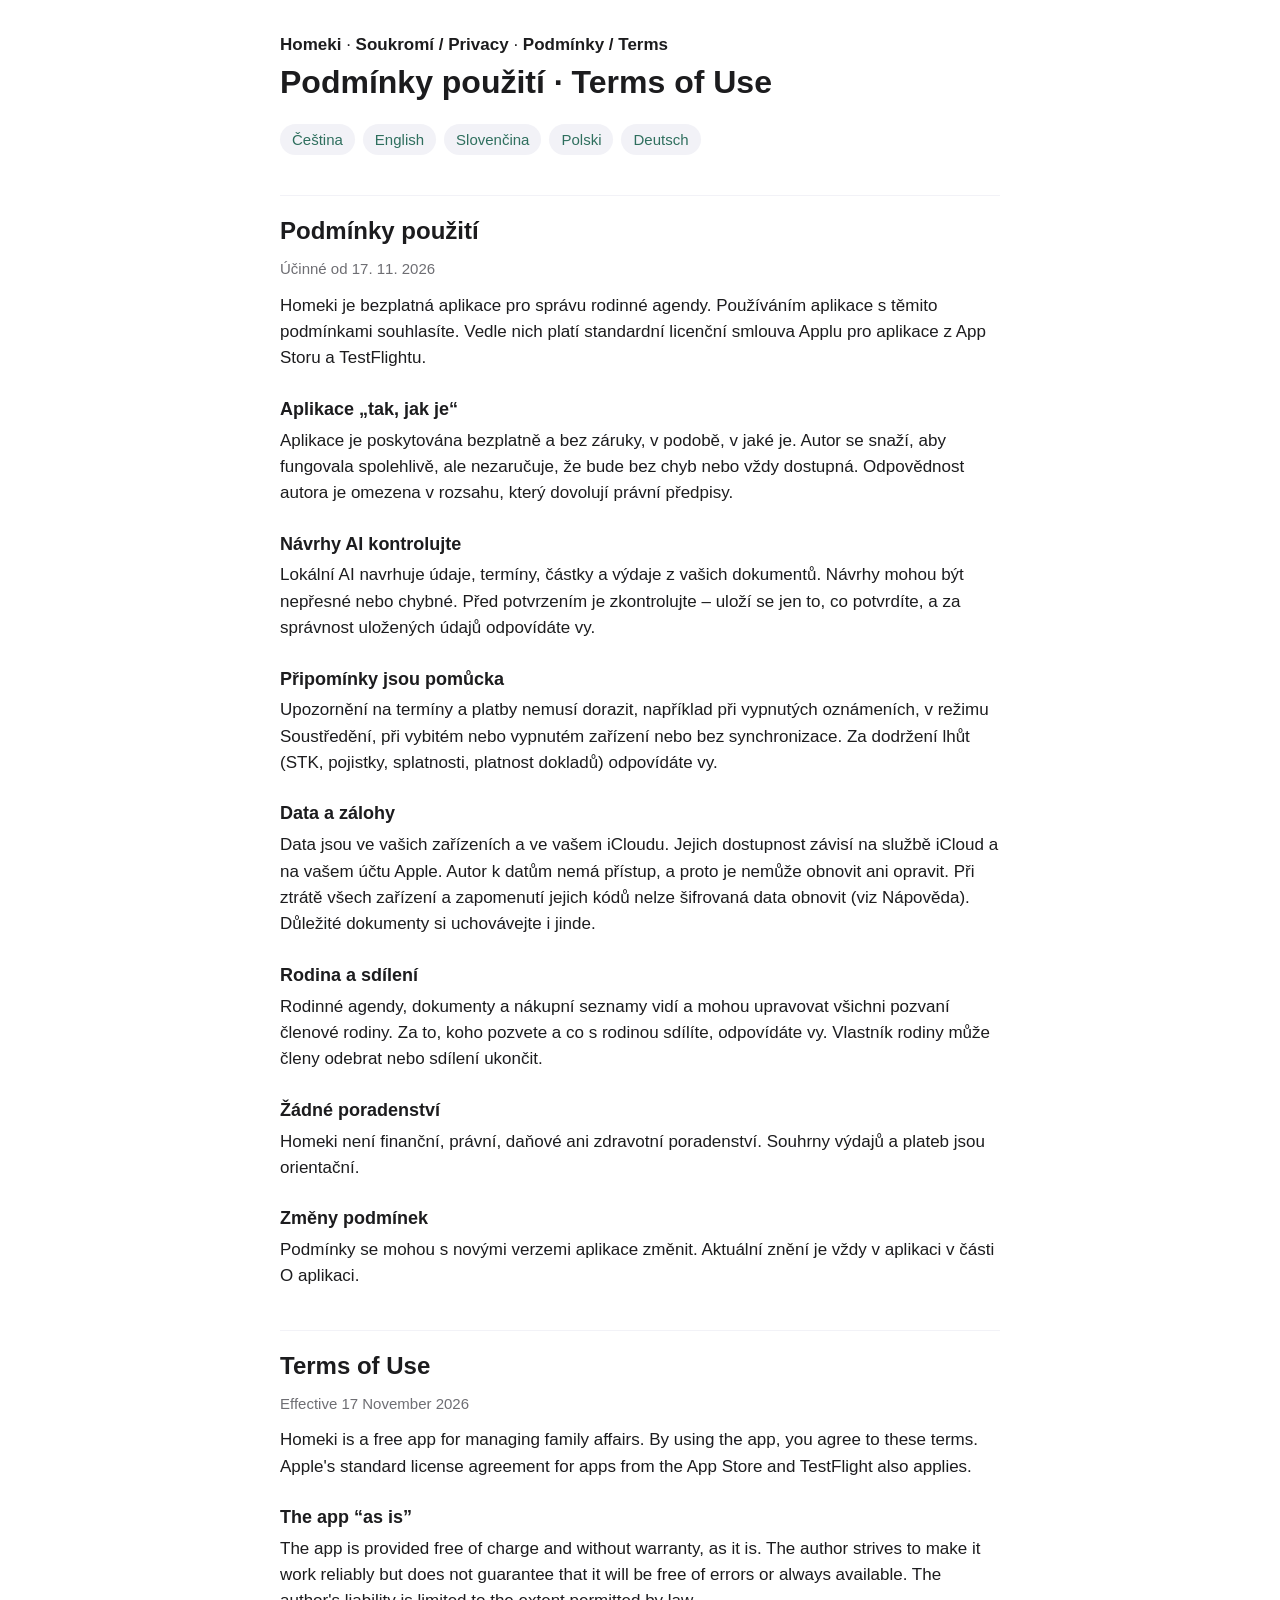
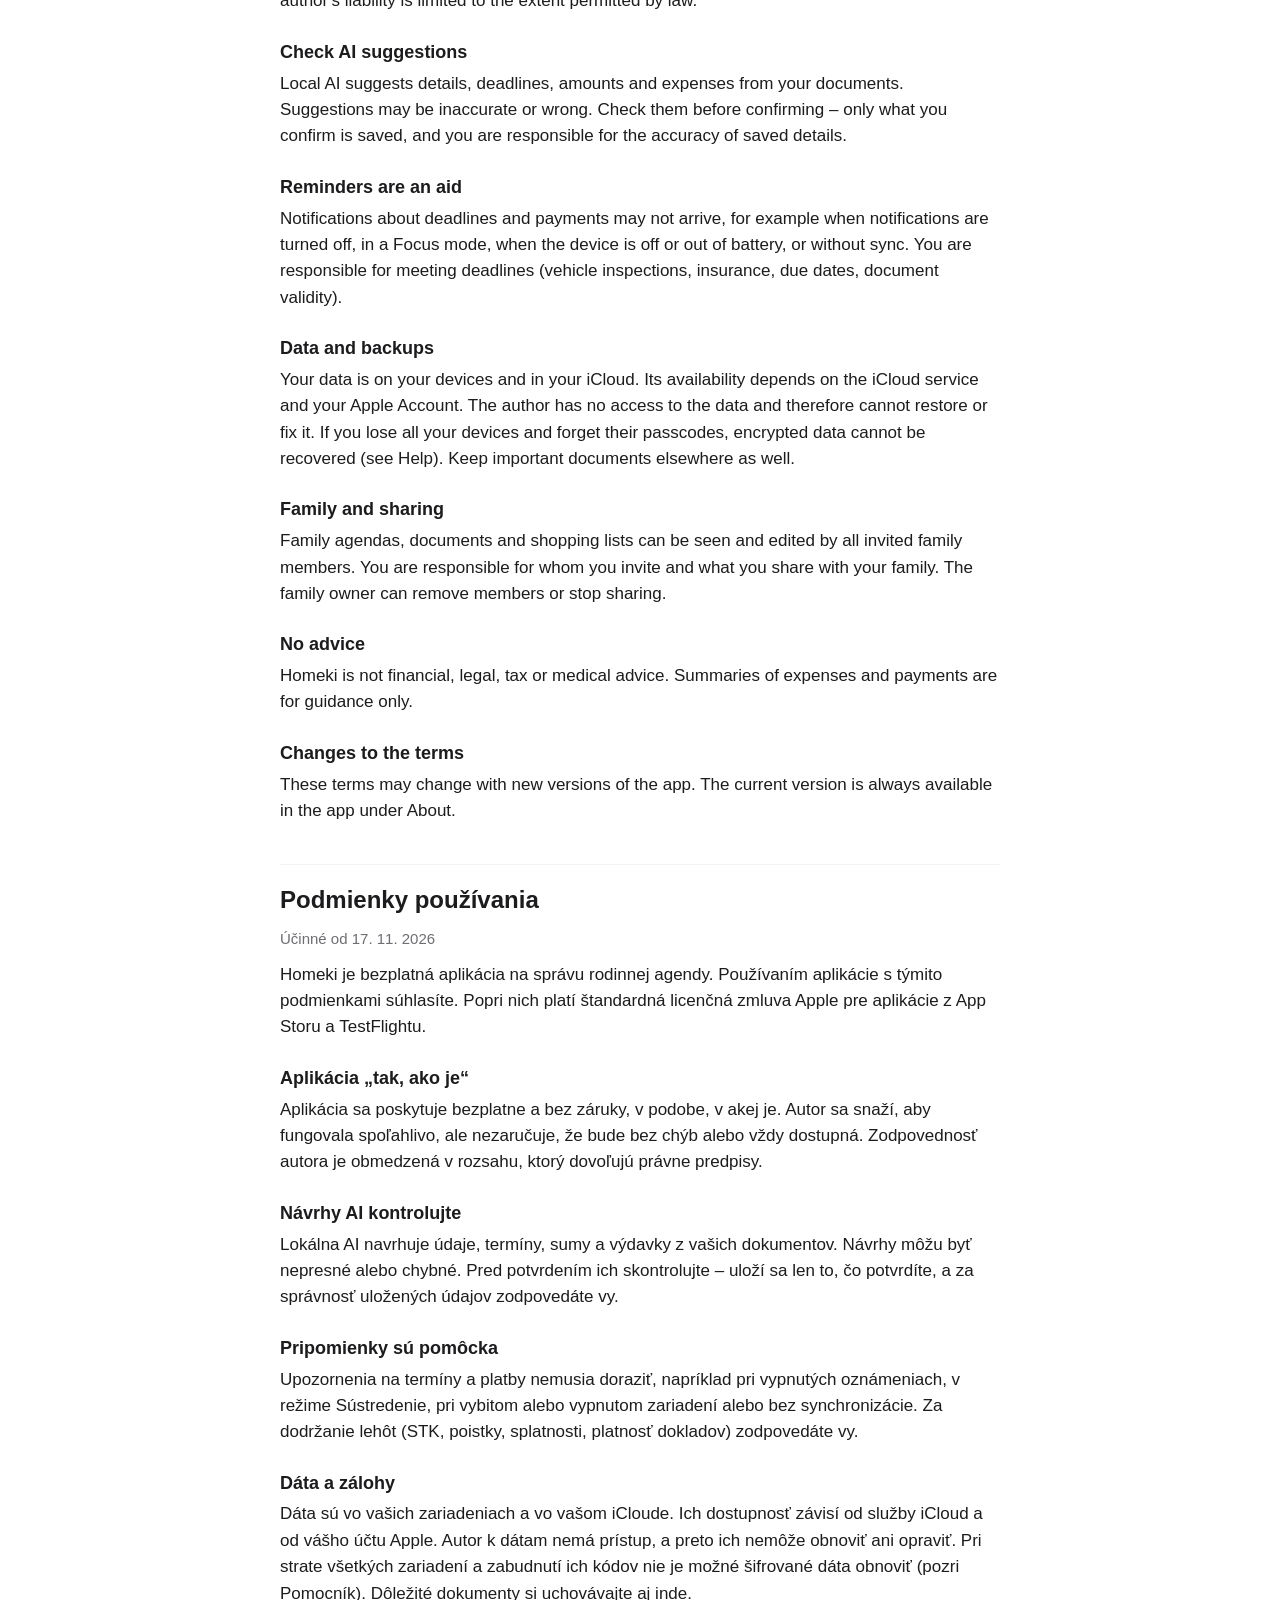
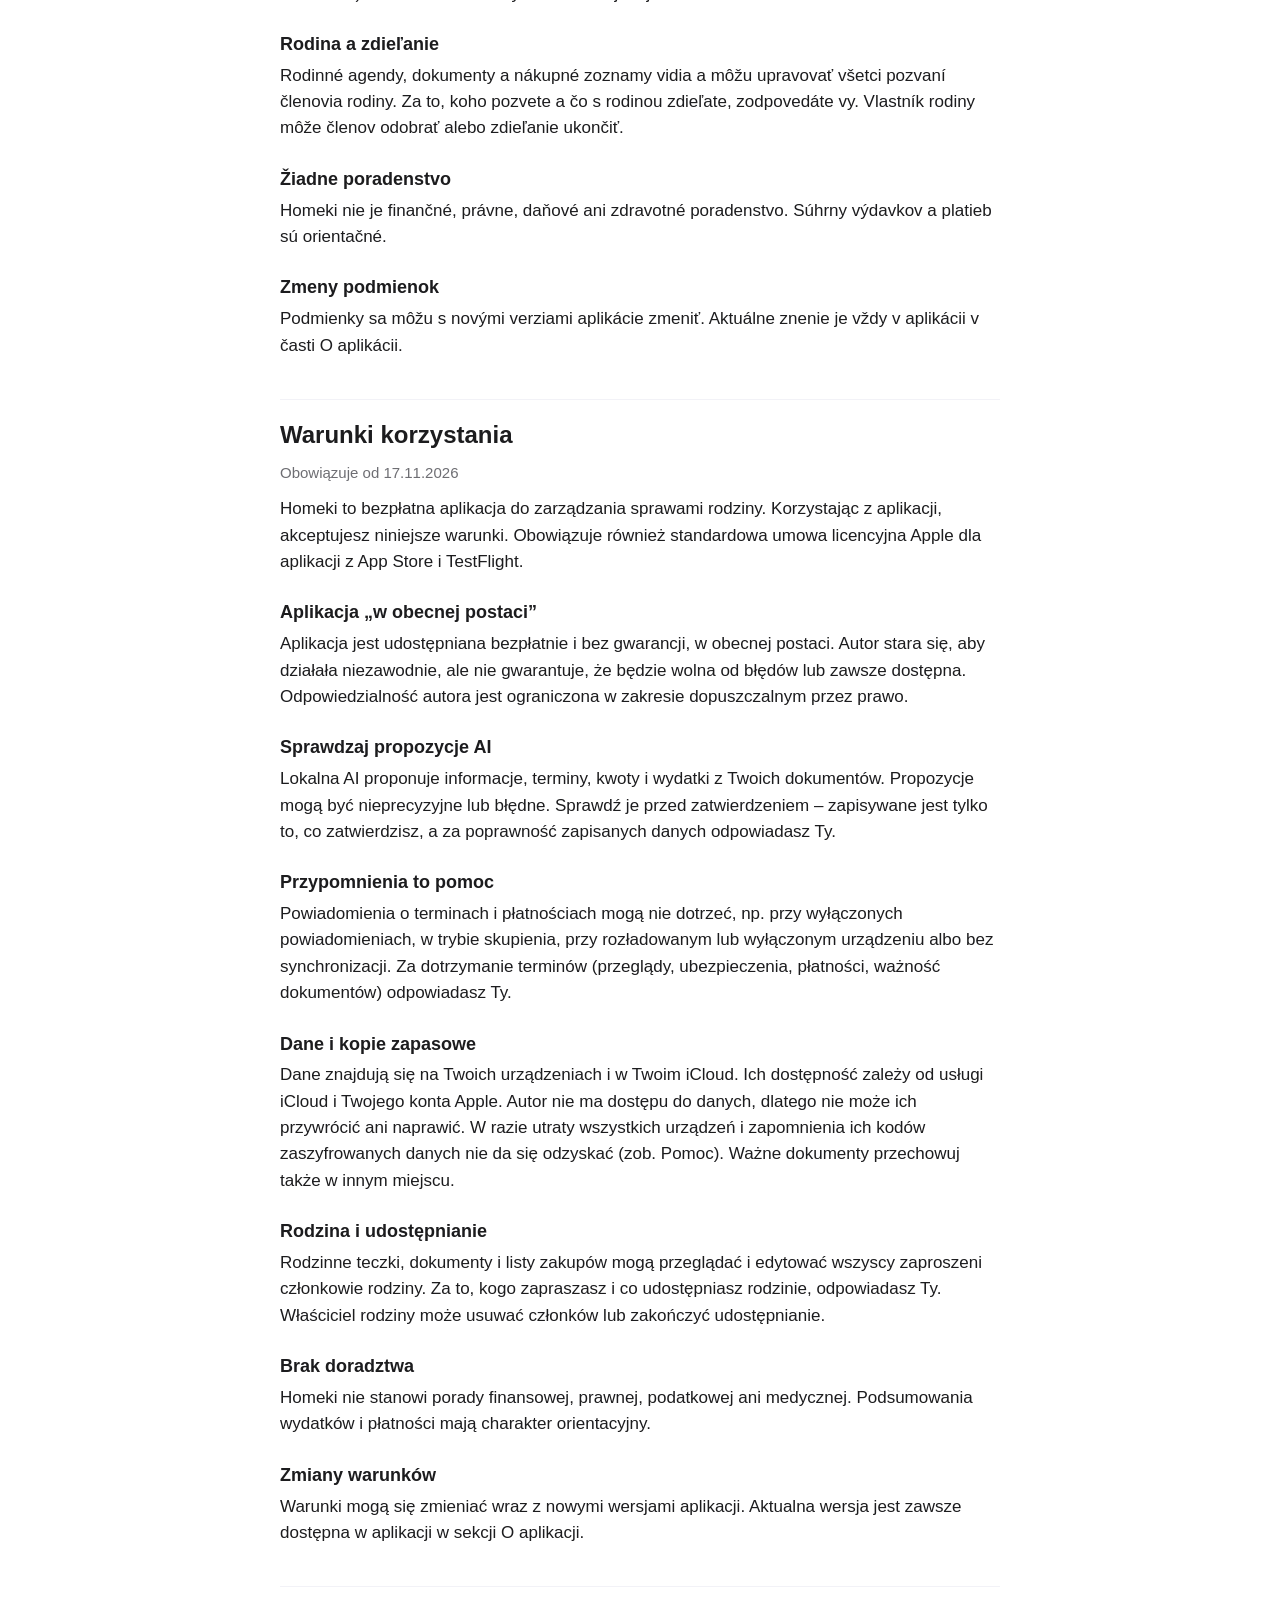
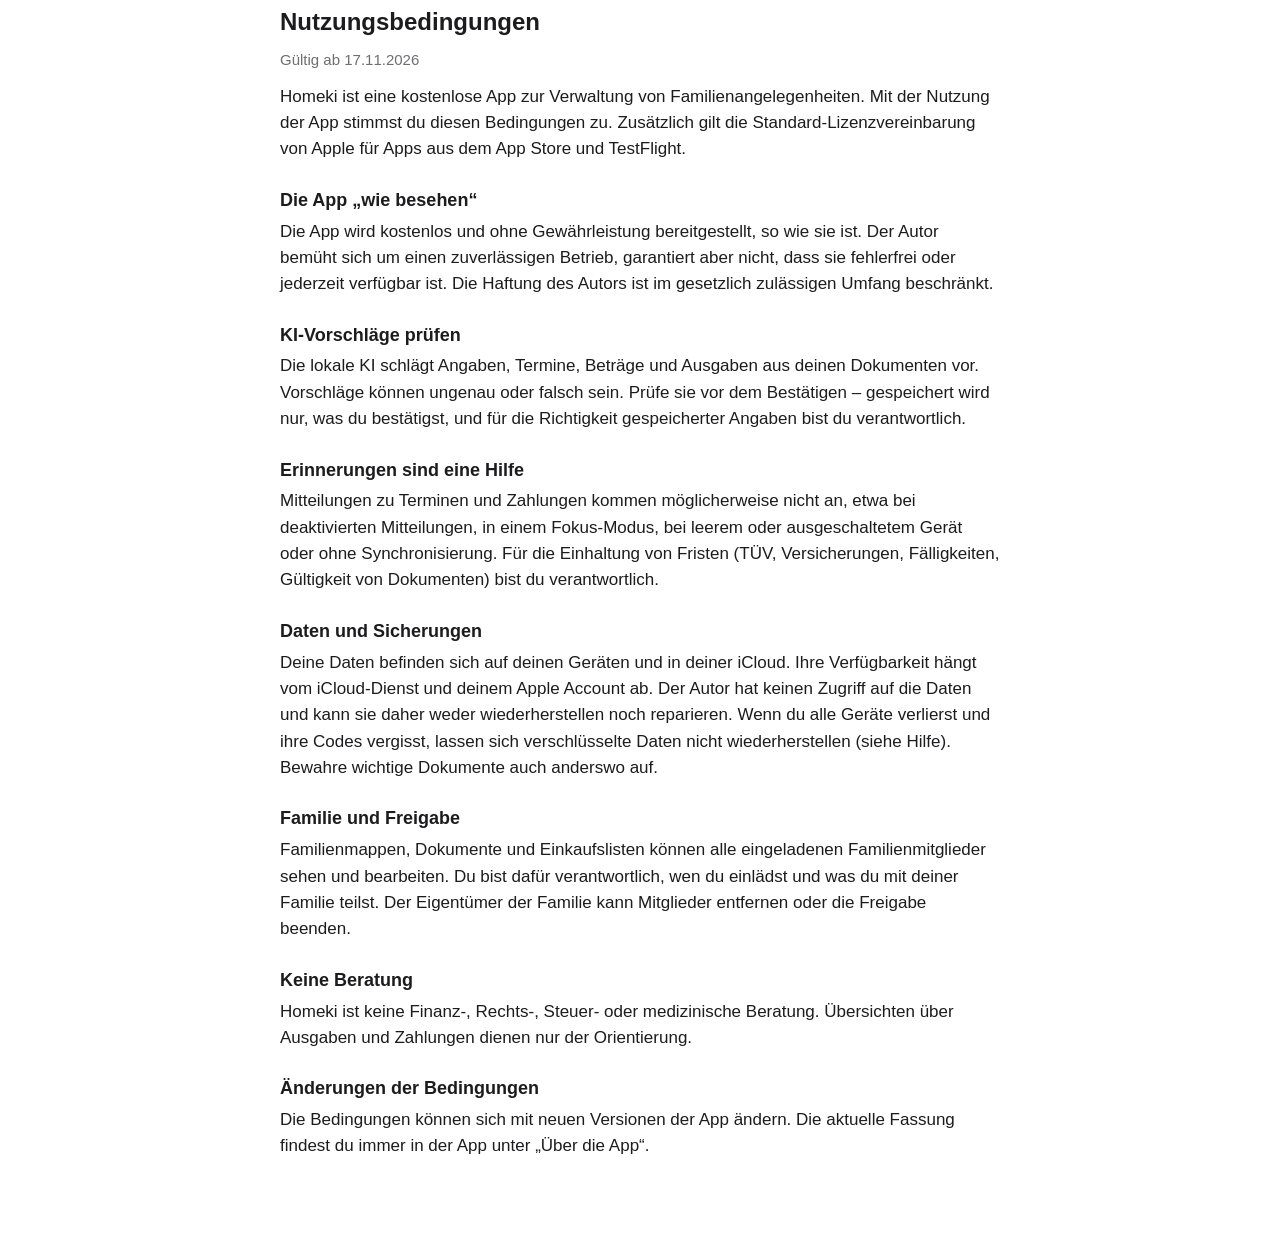
<file: homeki/terms.html>
<!doctype html>
<html lang="cs"><head><meta charset="utf-8"><meta name="viewport" content="width=device-width,initial-scale=1">
<title>Podmínky použití – Homeki</title><style>
:root{color-scheme:light dark;--fg:#1c1c1e;--muted:#6e6e73;--bg:#fff;--card:#f2f2f7;--accent:#2f6f5e}
@media(prefers-color-scheme:dark){:root{--fg:#f2f2f7;--muted:#a1a1a6;--bg:#000;--card:#1c1c1e;--accent:#6fc3a8}}
body{font:17px/1.55 -apple-system,BlinkMacSystemFont,"Segoe UI",Roboto,sans-serif;color:var(--fg);background:var(--bg);margin:0}
main{max-width:720px;margin:0 auto;padding:32px 20px 64px}
h1{font-size:32px;margin:0 0 4px}h2{font-size:24px;margin:40px 0 8px;padding-top:16px;border-top:1px solid var(--card)}
h3{font-size:18px;margin:24px 0 4px}p{margin:0 0 12px}.muted{color:var(--muted);font-size:15px}
nav{display:flex;flex-wrap:wrap;gap:8px;margin:16px 0 8px}nav a{background:var(--card);border-radius:999px;padding:4px 12px;font-size:15px}
a{color:var(--accent);text-decoration:none}a:hover{text-decoration:underline}
header a{color:var(--fg);font-weight:600}
</style></head>
<body><main><header><a href="./">Homeki</a> · <a href="privacy.html">Soukromí / Privacy</a> · <a href="terms.html">Podmínky / Terms</a></header>
<h1>Podmínky použití · Terms of Use</h1>
<nav><a href="#cs">Čeština</a><a href="#en">English</a><a href="#sk">Slovenčina</a><a href="#pl">Polski</a><a href="#de">Deutsch</a></nav>
<h2 id="cs" lang="cs">Podmínky použití</h2><p class="muted">Účinné od 17. 11. 2026</p>
<p>Homeki je bezplatná aplikace pro správu rodinné agendy. Používáním aplikace s těmito podmínkami souhlasíte. Vedle nich platí standardní licenční smlouva Applu pro aplikace z App Storu a TestFlightu.</p>
<h3>Aplikace „tak, jak je“</h3><p>Aplikace je poskytována bezplatně a bez záruky, v podobě, v jaké je. Autor se snaží, aby fungovala spolehlivě, ale nezaručuje, že bude bez chyb nebo vždy dostupná. Odpovědnost autora je omezena v rozsahu, který dovolují právní předpisy.</p>
<h3>Návrhy AI kontrolujte</h3><p>Lokální AI navrhuje údaje, termíny, částky a výdaje z vašich dokumentů. Návrhy mohou být nepřesné nebo chybné. Před potvrzením je zkontrolujte – uloží se jen to, co potvrdíte, a za správnost uložených údajů odpovídáte vy.</p>
<h3>Připomínky jsou pomůcka</h3><p>Upozornění na termíny a platby nemusí dorazit, například při vypnutých oznámeních, v režimu Soustředění, při vybitém nebo vypnutém zařízení nebo bez synchronizace. Za dodržení lhůt (STK, pojistky, splatnosti, platnost dokladů) odpovídáte vy.</p>
<h3>Data a zálohy</h3><p>Data jsou ve vašich zařízeních a ve vašem iCloudu. Jejich dostupnost závisí na službě iCloud a na vašem účtu Apple. Autor k datům nemá přístup, a proto je nemůže obnovit ani opravit. Při ztrátě všech zařízení a zapomenutí jejich kódů nelze šifrovaná data obnovit (viz Nápověda). Důležité dokumenty si uchovávejte i jinde.</p>
<h3>Rodina a sdílení</h3><p>Rodinné agendy, dokumenty a nákupní seznamy vidí a mohou upravovat všichni pozvaní členové rodiny. Za to, koho pozvete a co s rodinou sdílíte, odpovídáte vy. Vlastník rodiny může členy odebrat nebo sdílení ukončit.</p>
<h3>Žádné poradenství</h3><p>Homeki není finanční, právní, daňové ani zdravotní poradenství. Souhrny výdajů a plateb jsou orientační.</p>
<h3>Změny podmínek</h3><p>Podmínky se mohou s novými verzemi aplikace změnit. Aktuální znění je vždy v aplikaci v části O aplikaci.</p>
<h2 id="en" lang="en">Terms of Use</h2><p class="muted">Effective 17 November 2026</p>
<p>Homeki is a free app for managing family affairs. By using the app, you agree to these terms. Apple&#x27;s standard license agreement for apps from the App Store and TestFlight also applies.</p>
<h3>The app “as is”</h3><p>The app is provided free of charge and without warranty, as it is. The author strives to make it work reliably but does not guarantee that it will be free of errors or always available. The author&#x27;s liability is limited to the extent permitted by law.</p>
<h3>Check AI suggestions</h3><p>Local AI suggests details, deadlines, amounts and expenses from your documents. Suggestions may be inaccurate or wrong. Check them before confirming – only what you confirm is saved, and you are responsible for the accuracy of saved details.</p>
<h3>Reminders are an aid</h3><p>Notifications about deadlines and payments may not arrive, for example when notifications are turned off, in a Focus mode, when the device is off or out of battery, or without sync. You are responsible for meeting deadlines (vehicle inspections, insurance, due dates, document validity).</p>
<h3>Data and backups</h3><p>Your data is on your devices and in your iCloud. Its availability depends on the iCloud service and your Apple Account. The author has no access to the data and therefore cannot restore or fix it. If you lose all your devices and forget their passcodes, encrypted data cannot be recovered (see Help). Keep important documents elsewhere as well.</p>
<h3>Family and sharing</h3><p>Family agendas, documents and shopping lists can be seen and edited by all invited family members. You are responsible for whom you invite and what you share with your family. The family owner can remove members or stop sharing.</p>
<h3>No advice</h3><p>Homeki is not financial, legal, tax or medical advice. Summaries of expenses and payments are for guidance only.</p>
<h3>Changes to the terms</h3><p>These terms may change with new versions of the app. The current version is always available in the app under About.</p>
<h2 id="sk" lang="sk">Podmienky používania</h2><p class="muted">Účinné od 17. 11. 2026</p>
<p>Homeki je bezplatná aplikácia na správu rodinnej agendy. Používaním aplikácie s týmito podmienkami súhlasíte. Popri nich platí štandardná licenčná zmluva Apple pre aplikácie z App Storu a TestFlightu.</p>
<h3>Aplikácia „tak, ako je“</h3><p>Aplikácia sa poskytuje bezplatne a bez záruky, v podobe, v akej je. Autor sa snaží, aby fungovala spoľahlivo, ale nezaručuje, že bude bez chýb alebo vždy dostupná. Zodpovednosť autora je obmedzená v rozsahu, ktorý dovoľujú právne predpisy.</p>
<h3>Návrhy AI kontrolujte</h3><p>Lokálna AI navrhuje údaje, termíny, sumy a výdavky z vašich dokumentov. Návrhy môžu byť nepresné alebo chybné. Pred potvrdením ich skontrolujte – uloží sa len to, čo potvrdíte, a za správnosť uložených údajov zodpovedáte vy.</p>
<h3>Pripomienky sú pomôcka</h3><p>Upozornenia na termíny a platby nemusia doraziť, napríklad pri vypnutých oznámeniach, v režime Sústredenie, pri vybitom alebo vypnutom zariadení alebo bez synchronizácie. Za dodržanie lehôt (STK, poistky, splatnosti, platnosť dokladov) zodpovedáte vy.</p>
<h3>Dáta a zálohy</h3><p>Dáta sú vo vašich zariadeniach a vo vašom iCloude. Ich dostupnosť závisí od služby iCloud a od vášho účtu Apple. Autor k dátam nemá prístup, a preto ich nemôže obnoviť ani opraviť. Pri strate všetkých zariadení a zabudnutí ich kódov nie je možné šifrované dáta obnoviť (pozri Pomocník). Dôležité dokumenty si uchovávajte aj inde.</p>
<h3>Rodina a zdieľanie</h3><p>Rodinné agendy, dokumenty a nákupné zoznamy vidia a môžu upravovať všetci pozvaní členovia rodiny. Za to, koho pozvete a čo s rodinou zdieľate, zodpovedáte vy. Vlastník rodiny môže členov odobrať alebo zdieľanie ukončiť.</p>
<h3>Žiadne poradenstvo</h3><p>Homeki nie je finančné, právne, daňové ani zdravotné poradenstvo. Súhrny výdavkov a platieb sú orientačné.</p>
<h3>Zmeny podmienok</h3><p>Podmienky sa môžu s novými verziami aplikácie zmeniť. Aktuálne znenie je vždy v aplikácii v časti O aplikácii.</p>
<h2 id="pl" lang="pl">Warunki korzystania</h2><p class="muted">Obowiązuje od 17.11.2026</p>
<p>Homeki to bezpłatna aplikacja do zarządzania sprawami rodziny. Korzystając z aplikacji, akceptujesz niniejsze warunki. Obowiązuje również standardowa umowa licencyjna Apple dla aplikacji z App Store i TestFlight.</p>
<h3>Aplikacja „w obecnej postaci”</h3><p>Aplikacja jest udostępniana bezpłatnie i bez gwarancji, w obecnej postaci. Autor stara się, aby działała niezawodnie, ale nie gwarantuje, że będzie wolna od błędów lub zawsze dostępna. Odpowiedzialność autora jest ograniczona w zakresie dopuszczalnym przez prawo.</p>
<h3>Sprawdzaj propozycje AI</h3><p>Lokalna AI proponuje informacje, terminy, kwoty i wydatki z Twoich dokumentów. Propozycje mogą być nieprecyzyjne lub błędne. Sprawdź je przed zatwierdzeniem – zapisywane jest tylko to, co zatwierdzisz, a za poprawność zapisanych danych odpowiadasz Ty.</p>
<h3>Przypomnienia to pomoc</h3><p>Powiadomienia o terminach i płatnościach mogą nie dotrzeć, np. przy wyłączonych powiadomieniach, w trybie skupienia, przy rozładowanym lub wyłączonym urządzeniu albo bez synchronizacji. Za dotrzymanie terminów (przeglądy, ubezpieczenia, płatności, ważność dokumentów) odpowiadasz Ty.</p>
<h3>Dane i kopie zapasowe</h3><p>Dane znajdują się na Twoich urządzeniach i w Twoim iCloud. Ich dostępność zależy od usługi iCloud i Twojego konta Apple. Autor nie ma dostępu do danych, dlatego nie może ich przywrócić ani naprawić. W razie utraty wszystkich urządzeń i zapomnienia ich kodów zaszyfrowanych danych nie da się odzyskać (zob. Pomoc). Ważne dokumenty przechowuj także w innym miejscu.</p>
<h3>Rodzina i udostępnianie</h3><p>Rodzinne teczki, dokumenty i listy zakupów mogą przeglądać i edytować wszyscy zaproszeni członkowie rodziny. Za to, kogo zapraszasz i co udostępniasz rodzinie, odpowiadasz Ty. Właściciel rodziny może usuwać członków lub zakończyć udostępnianie.</p>
<h3>Brak doradztwa</h3><p>Homeki nie stanowi porady finansowej, prawnej, podatkowej ani medycznej. Podsumowania wydatków i płatności mają charakter orientacyjny.</p>
<h3>Zmiany warunków</h3><p>Warunki mogą się zmieniać wraz z nowymi wersjami aplikacji. Aktualna wersja jest zawsze dostępna w aplikacji w sekcji O aplikacji.</p>
<h2 id="de" lang="de">Nutzungsbedingungen</h2><p class="muted">Gültig ab 17.11.2026</p>
<p>Homeki ist eine kostenlose App zur Verwaltung von Familienangelegenheiten. Mit der Nutzung der App stimmst du diesen Bedingungen zu. Zusätzlich gilt die Standard-Lizenzvereinbarung von Apple für Apps aus dem App Store und TestFlight.</p>
<h3>Die App „wie besehen“</h3><p>Die App wird kostenlos und ohne Gewährleistung bereitgestellt, so wie sie ist. Der Autor bemüht sich um einen zuverlässigen Betrieb, garantiert aber nicht, dass sie fehlerfrei oder jederzeit verfügbar ist. Die Haftung des Autors ist im gesetzlich zulässigen Umfang beschränkt.</p>
<h3>KI-Vorschläge prüfen</h3><p>Die lokale KI schlägt Angaben, Termine, Beträge und Ausgaben aus deinen Dokumenten vor. Vorschläge können ungenau oder falsch sein. Prüfe sie vor dem Bestätigen – gespeichert wird nur, was du bestätigst, und für die Richtigkeit gespeicherter Angaben bist du verantwortlich.</p>
<h3>Erinnerungen sind eine Hilfe</h3><p>Mitteilungen zu Terminen und Zahlungen kommen möglicherweise nicht an, etwa bei deaktivierten Mitteilungen, in einem Fokus-Modus, bei leerem oder ausgeschaltetem Gerät oder ohne Synchronisierung. Für die Einhaltung von Fristen (TÜV, Versicherungen, Fälligkeiten, Gültigkeit von Dokumenten) bist du verantwortlich.</p>
<h3>Daten und Sicherungen</h3><p>Deine Daten befinden sich auf deinen Geräten und in deiner iCloud. Ihre Verfügbarkeit hängt vom iCloud-Dienst und deinem Apple Account ab. Der Autor hat keinen Zugriff auf die Daten und kann sie daher weder wiederherstellen noch reparieren. Wenn du alle Geräte verlierst und ihre Codes vergisst, lassen sich verschlüsselte Daten nicht wiederherstellen (siehe Hilfe). Bewahre wichtige Dokumente auch anderswo auf.</p>
<h3>Familie und Freigabe</h3><p>Familienmappen, Dokumente und Einkaufslisten können alle eingeladenen Familienmitglieder sehen und bearbeiten. Du bist dafür verantwortlich, wen du einlädst und was du mit deiner Familie teilst. Der Eigentümer der Familie kann Mitglieder entfernen oder die Freigabe beenden.</p>
<h3>Keine Beratung</h3><p>Homeki ist keine Finanz-, Rechts-, Steuer- oder medizinische Beratung. Übersichten über Ausgaben und Zahlungen dienen nur der Orientierung.</p>
<h3>Änderungen der Bedingungen</h3><p>Die Bedingungen können sich mit neuen Versionen der App ändern. Die aktuelle Fassung findest du immer in der App unter „Über die App“.</p></main></body></html>
</file>
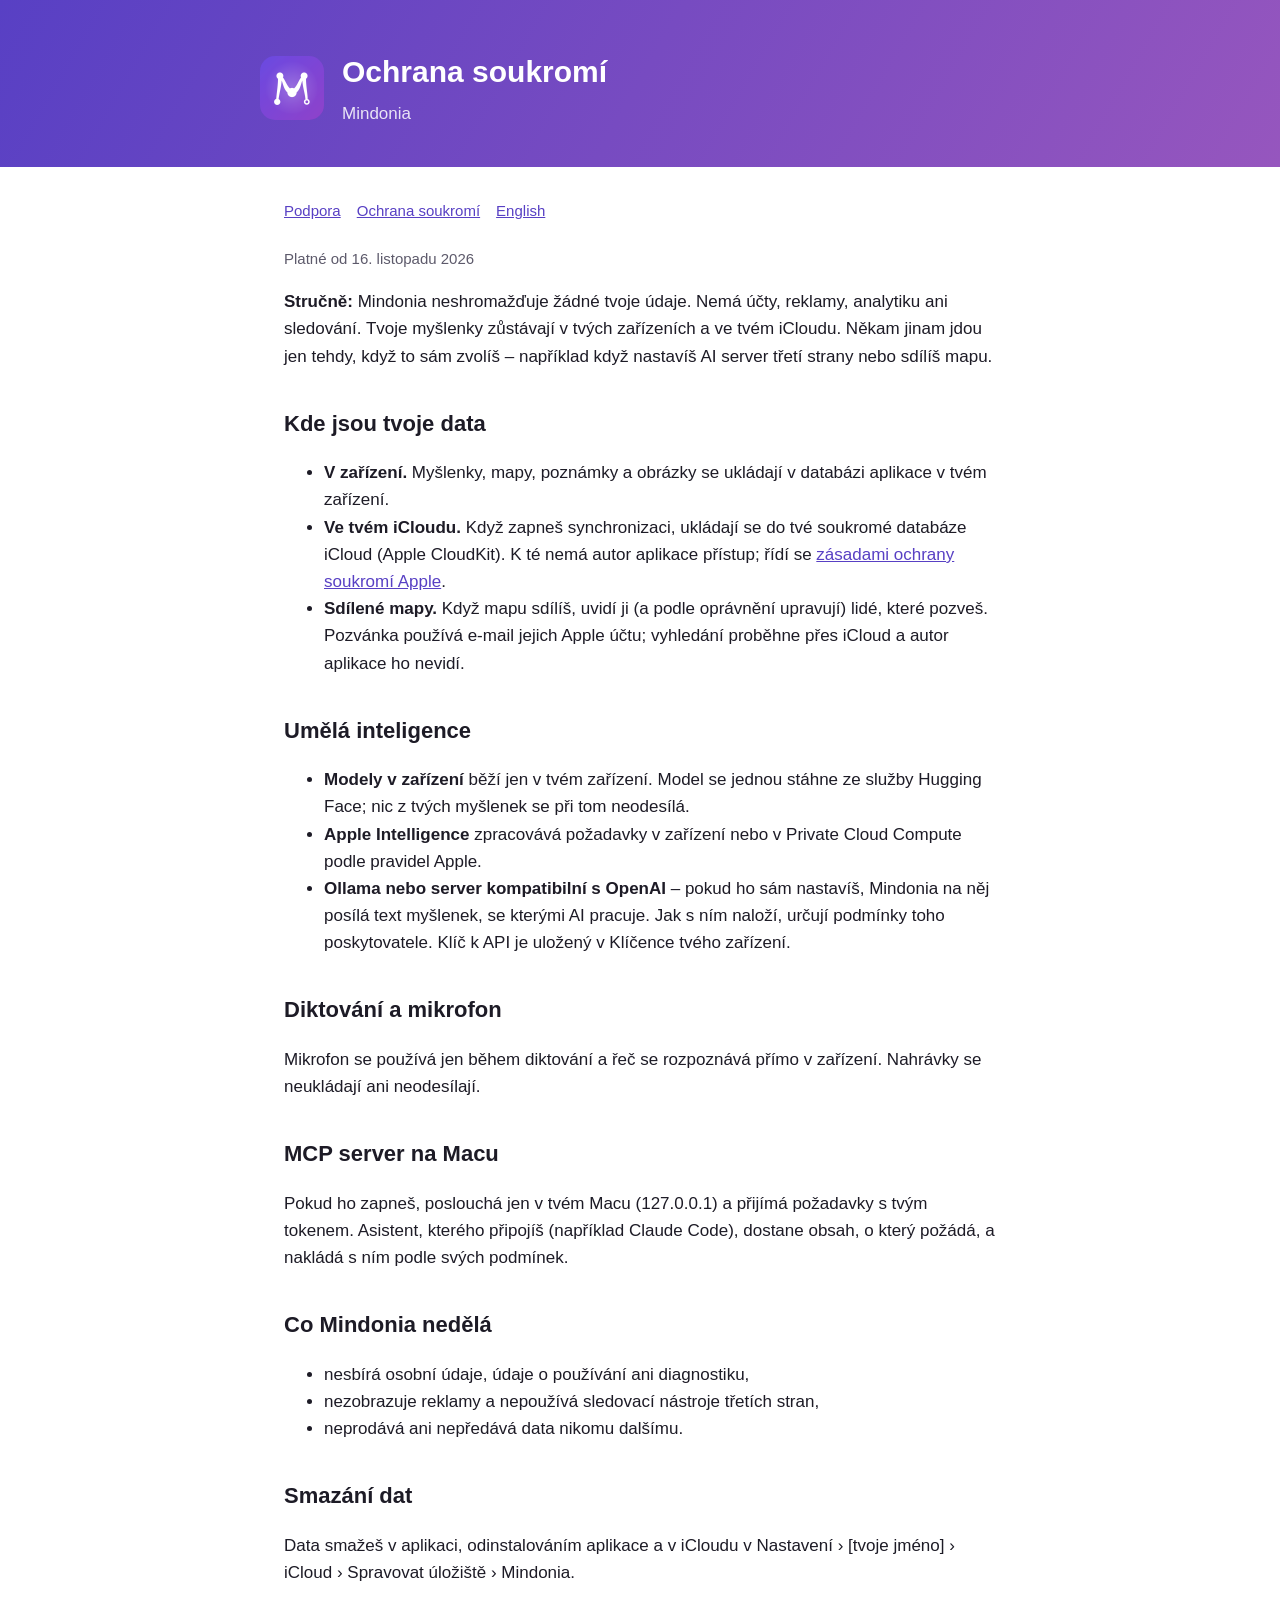
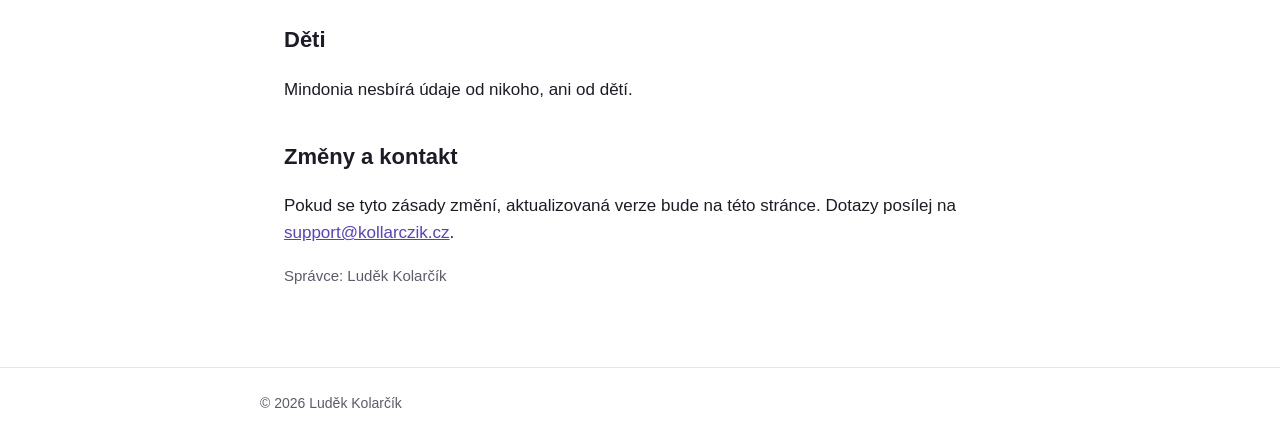
<file: mindonia/privacy.html>
<!doctype html>
<html lang="cs">
<head>
<meta charset="utf-8">
<meta name="viewport" content="width=device-width, initial-scale=1">
<title>Mindonia – ochrana soukromí</title>
<link rel="stylesheet" href="style.css">
</head>
<body>
<header><div class="wrap">
  <img src="icon.png" alt="">
  <div><h1>Ochrana soukromí</h1><p>Mindonia</p></div>
</div></header>
<main class="wrap">
<nav><a href="index.html">Podpora</a><a href="privacy.html">Ochrana soukromí</a><a href="en/privacy.html">English</a></nav>

<p class="muted">Platné od 16. listopadu 2026</p>

<p><b>Stručně:</b> Mindonia neshromažďuje žádné tvoje údaje. Nemá účty, reklamy, analytiku ani sledování. Tvoje myšlenky zůstávají v tvých zařízeních a ve tvém iCloudu. Někam jinam jdou jen tehdy, když to sám zvolíš – například když nastavíš AI server třetí strany nebo sdílíš mapu.</p>

<h2>Kde jsou tvoje data</h2>
<ul>
<li><b>V zařízení.</b> Myšlenky, mapy, poznámky a obrázky se ukládají v databázi aplikace v tvém zařízení.</li>
<li><b>Ve tvém iCloudu.</b> Když zapneš synchronizaci, ukládají se do tvé soukromé databáze iCloud (Apple CloudKit). K té nemá autor aplikace přístup; řídí se <a href="https://www.apple.com/legal/privacy/">zásadami ochrany soukromí Apple</a>.</li>
<li><b>Sdílené mapy.</b> Když mapu sdílíš, uvidí ji (a podle oprávnění upravují) lidé, které pozveš. Pozvánka používá e‑mail jejich Apple účtu; vyhledání proběhne přes iCloud a autor aplikace ho nevidí.</li>
</ul>

<h2>Umělá inteligence</h2>
<ul>
<li><b>Modely v zařízení</b> běží jen v tvém zařízení. Model se jednou stáhne ze služby Hugging Face; nic z tvých myšlenek se při tom neodesílá.</li>
<li><b>Apple Intelligence</b> zpracovává požadavky v zařízení nebo v Private Cloud Compute podle pravidel Apple.</li>
<li><b>Ollama nebo server kompatibilní s OpenAI</b> – pokud ho sám nastavíš, Mindonia na něj posílá text myšlenek, se kterými AI pracuje. Jak s ním naloží, určují podmínky toho poskytovatele. Klíč k API je uložený v Klíčence tvého zařízení.</li>
</ul>

<h2>Diktování a mikrofon</h2>
<p>Mikrofon se používá jen během diktování a řeč se rozpoznává přímo v zařízení. Nahrávky se neukládají ani neodesílají.</p>

<h2>MCP server na Macu</h2>
<p>Pokud ho zapneš, poslouchá jen v tvém Macu (127.0.0.1) a přijímá požadavky s tvým tokenem. Asistent, kterého připojíš (například Claude Code), dostane obsah, o který požádá, a nakládá s ním podle svých podmínek.</p>

<h2>Co Mindonia nedělá</h2>
<ul>
<li>nesbírá osobní údaje, údaje o používání ani diagnostiku,</li>
<li>nezobrazuje reklamy a nepoužívá sledovací nástroje třetích stran,</li>
<li>neprodává ani nepředává data nikomu dalšímu.</li>
</ul>

<h2>Smazání dat</h2>
<p>Data smažeš v aplikaci, odinstalováním aplikace a v iCloudu v Nastavení › [tvoje jméno] › iCloud › Spravovat úložiště › Mindonia.</p>

<h2>Děti</h2>
<p>Mindonia nesbírá údaje od nikoho, ani od dětí.</p>

<h2>Změny a kontakt</h2>
<p>Pokud se tyto zásady změní, aktualizovaná verze bude na této stránce. Dotazy posílej na <a href="mailto:support@kollarczik.cz?subject=Mindonia%20%E2%80%93%20soukrom%C3%AD">support@kollarczik.cz</a>.</p>
<p class="muted">Správce: Luděk Kolarčík</p>
</main>
<footer><div class="wrap">© 2026 Luděk Kolarčík</div></footer>
</body>
</html>
</file>
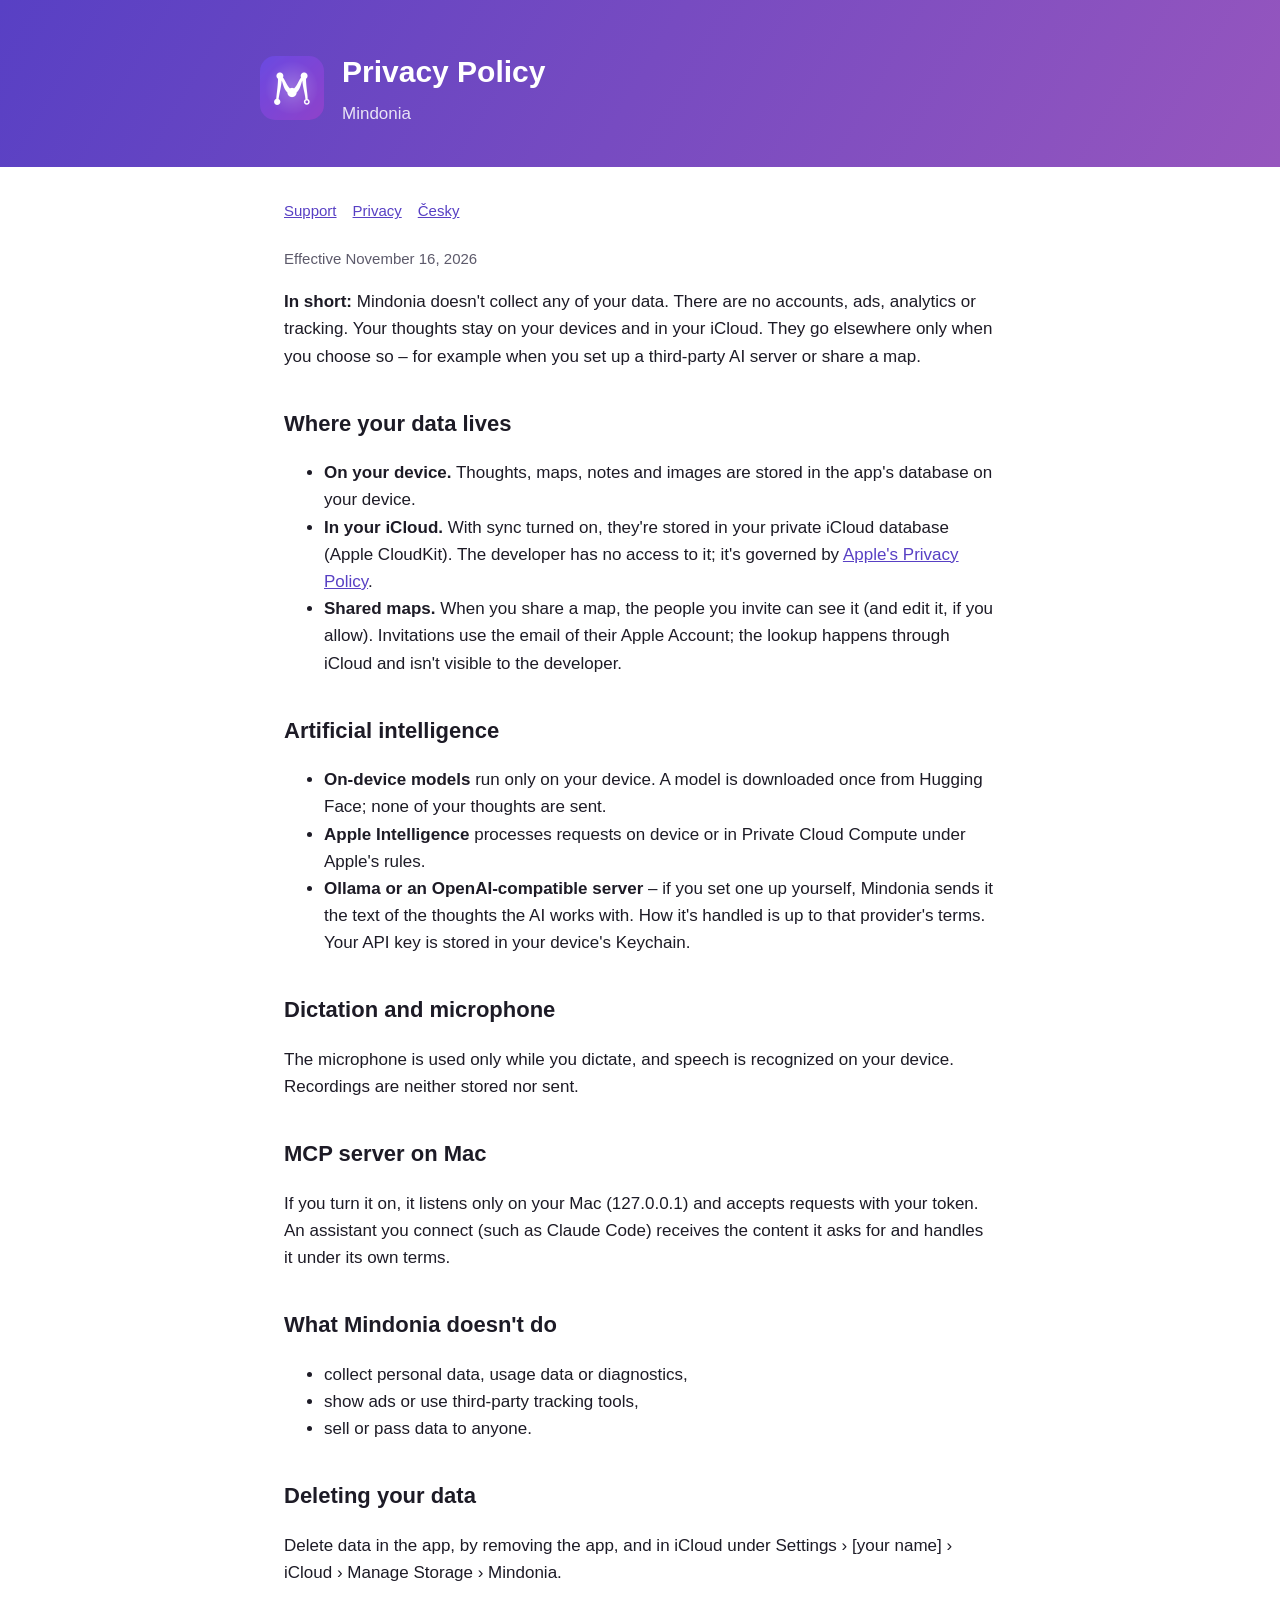
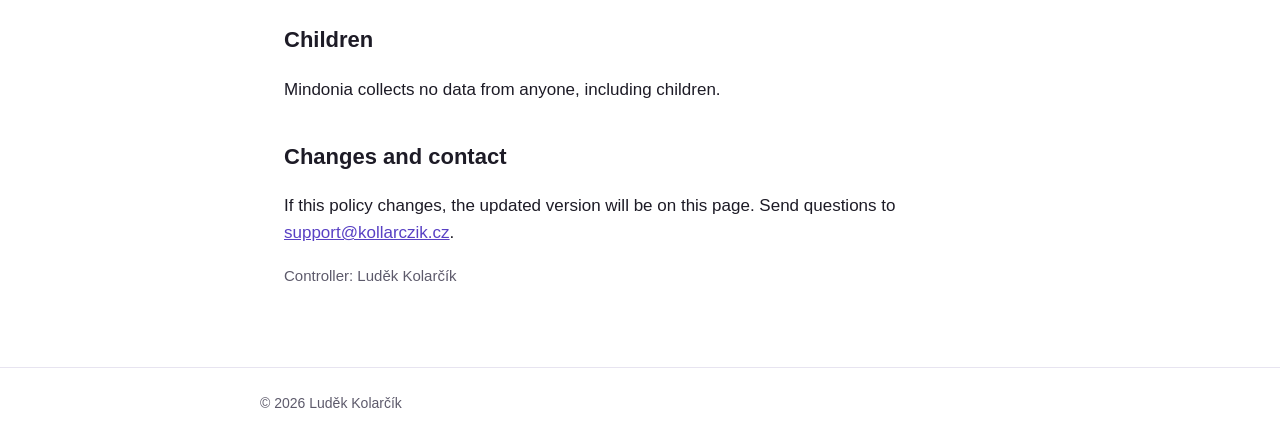
<file: mindonia/en/privacy.html>
<!doctype html>
<html lang="en">
<head>
<meta charset="utf-8">
<meta name="viewport" content="width=device-width, initial-scale=1">
<title>Mindonia – Privacy Policy</title>
<link rel="stylesheet" href="../style.css">
</head>
<body>
<header><div class="wrap">
  <img src="../icon.png" alt="">
  <div><h1>Privacy Policy</h1><p>Mindonia</p></div>
</div></header>
<main class="wrap">
<nav><a href="index.html">Support</a><a href="privacy.html">Privacy</a><a href="../privacy.html">Česky</a></nav>

<p class="muted">Effective November 16, 2026</p>

<p><b>In short:</b> Mindonia doesn't collect any of your data. There are no accounts, ads, analytics or tracking. Your thoughts stay on your devices and in your iCloud. They go elsewhere only when you choose so – for example when you set up a third-party AI server or share a map.</p>

<h2>Where your data lives</h2>
<ul>
<li><b>On your device.</b> Thoughts, maps, notes and images are stored in the app's database on your device.</li>
<li><b>In your iCloud.</b> With sync turned on, they're stored in your private iCloud database (Apple CloudKit). The developer has no access to it; it's governed by <a href="https://www.apple.com/legal/privacy/">Apple's Privacy Policy</a>.</li>
<li><b>Shared maps.</b> When you share a map, the people you invite can see it (and edit it, if you allow). Invitations use the email of their Apple Account; the lookup happens through iCloud and isn't visible to the developer.</li>
</ul>

<h2>Artificial intelligence</h2>
<ul>
<li><b>On-device models</b> run only on your device. A model is downloaded once from Hugging Face; none of your thoughts are sent.</li>
<li><b>Apple Intelligence</b> processes requests on device or in Private Cloud Compute under Apple's rules.</li>
<li><b>Ollama or an OpenAI-compatible server</b> – if you set one up yourself, Mindonia sends it the text of the thoughts the AI works with. How it's handled is up to that provider's terms. Your API key is stored in your device's Keychain.</li>
</ul>

<h2>Dictation and microphone</h2>
<p>The microphone is used only while you dictate, and speech is recognized on your device. Recordings are neither stored nor sent.</p>

<h2>MCP server on Mac</h2>
<p>If you turn it on, it listens only on your Mac (127.0.0.1) and accepts requests with your token. An assistant you connect (such as Claude Code) receives the content it asks for and handles it under its own terms.</p>

<h2>What Mindonia doesn't do</h2>
<ul>
<li>collect personal data, usage data or diagnostics,</li>
<li>show ads or use third-party tracking tools,</li>
<li>sell or pass data to anyone.</li>
</ul>

<h2>Deleting your data</h2>
<p>Delete data in the app, by removing the app, and in iCloud under Settings › [your name] › iCloud › Manage Storage › Mindonia.</p>

<h2>Children</h2>
<p>Mindonia collects no data from anyone, including children.</p>

<h2>Changes and contact</h2>
<p>If this policy changes, the updated version will be on this page. Send questions to <a href="mailto:support@kollarczik.cz?subject=Mindonia%20privacy">support@kollarczik.cz</a>.</p>
<p class="muted">Controller: Luděk Kolarčík</p>
</main>
<footer><div class="wrap">© 2026 Luděk Kolarčík</div></footer>
</body>
</html>
</file>
<file: mindonia/style.css>
:root {
  --purple: #5840c4;
  --ink: #1d1b26;
  --muted: #5d5a6b;
  --line: #e7e4f0;
  color-scheme: light dark;
}
@media (prefers-color-scheme: dark) {
  :root { --ink: #f1eff8; --muted: #a9a5b8; --line: #2e2b3a; }
  body { background: #121019; }
}
* { box-sizing: border-box; }
body {
  margin: 0;
  font: 17px/1.6 -apple-system, BlinkMacSystemFont, "SF Pro Text", "Helvetica Neue", sans-serif;
  color: var(--ink);
}
header {
  background: linear-gradient(120deg, #5840c4, #9656be);
  color: white;
  padding: 48px 24px 40px;
}
header .wrap { display: flex; align-items: center; gap: 18px; }
header img { width: 64px; height: 64px; border-radius: 15px; }
header h1 { margin: 0; font-size: 30px; }
header p { margin: 4px 0 0; opacity: .85; }
.wrap { max-width: 760px; margin: 0 auto; }
main { padding: 32px 24px 64px; }
nav { margin-bottom: 24px; font-size: 15px; }
nav a { margin-right: 16px; }
a { color: var(--purple); }
@media (prefers-color-scheme: dark) { a { color: #b9a6ff; } }
h2 { margin-top: 36px; font-size: 22px; }
h3 { margin-top: 24px; font-size: 18px; }
.muted { color: var(--muted); font-size: 15px; }
footer { border-top: 1px solid var(--line); padding: 24px; font-size: 14px; color: var(--muted); }
details { border-bottom: 1px solid var(--line); padding: 10px 0; }
summary { cursor: pointer; font-weight: 600; }
</file>
